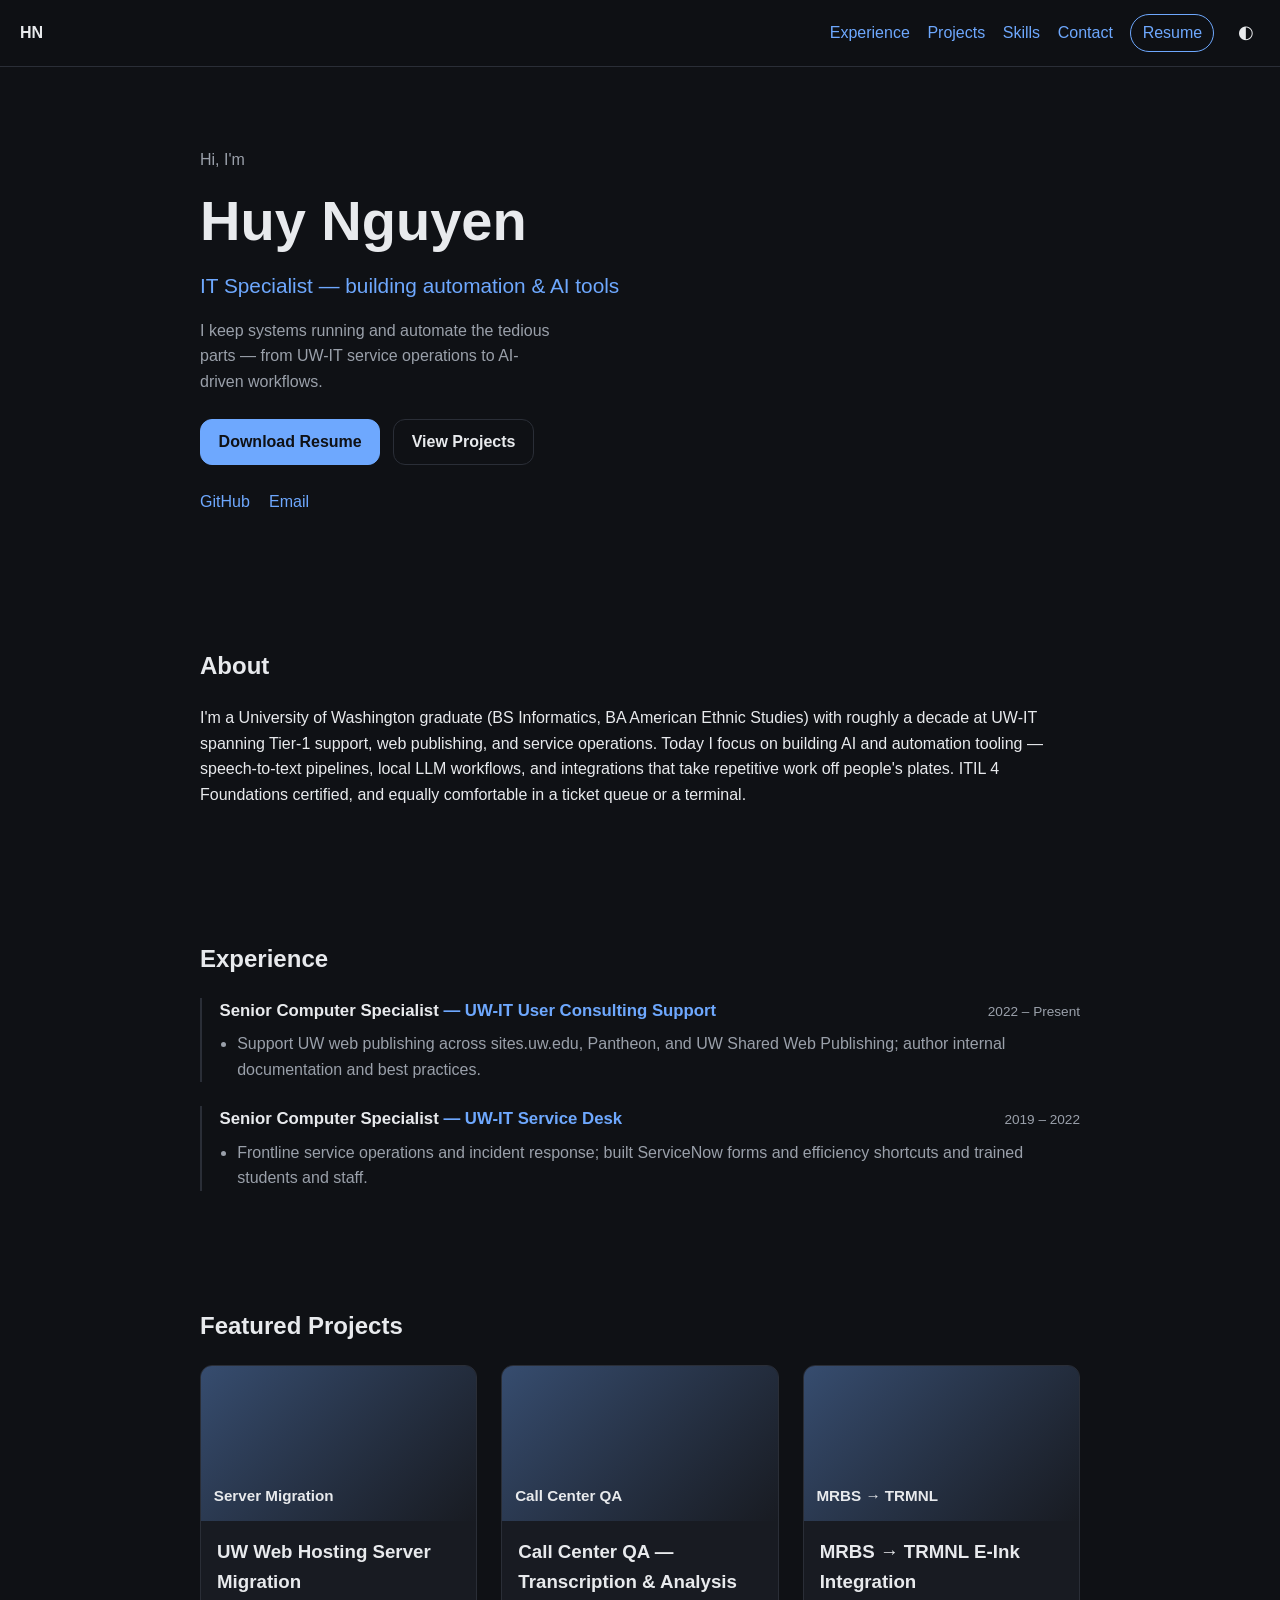
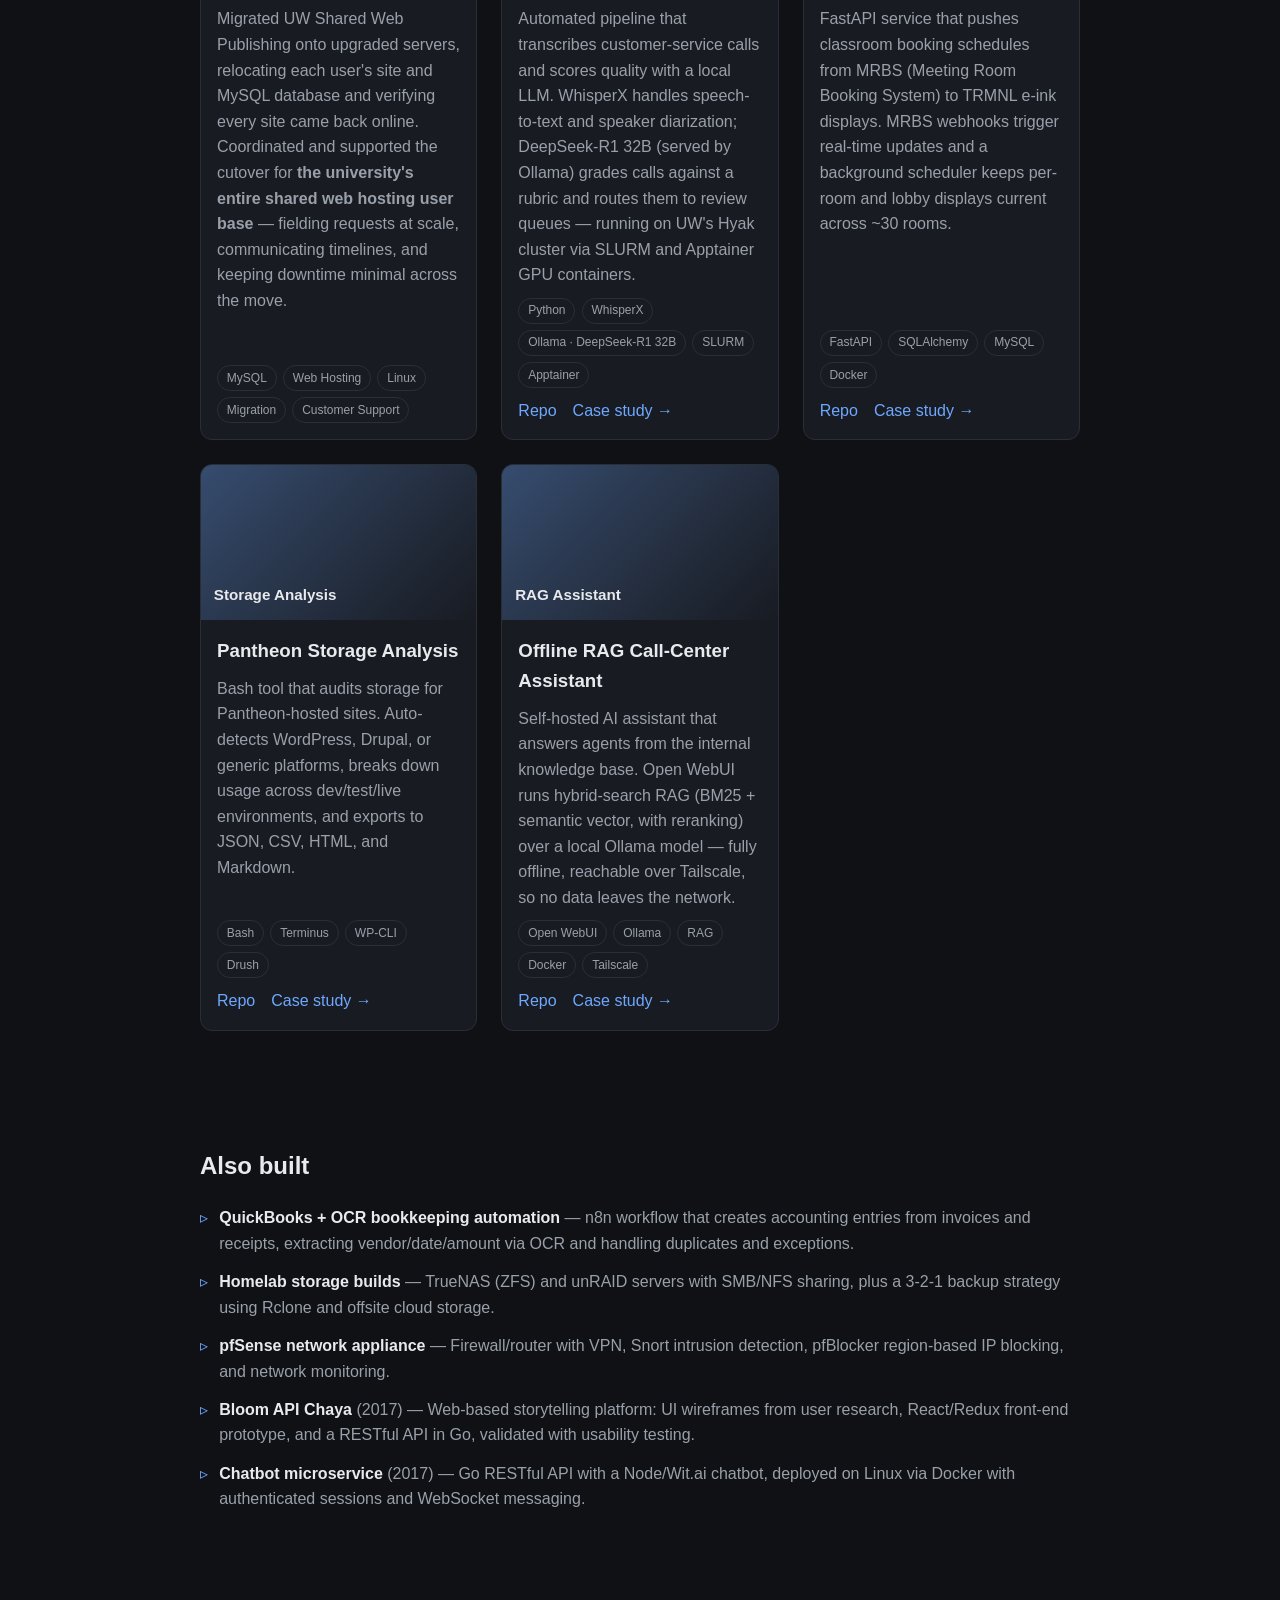
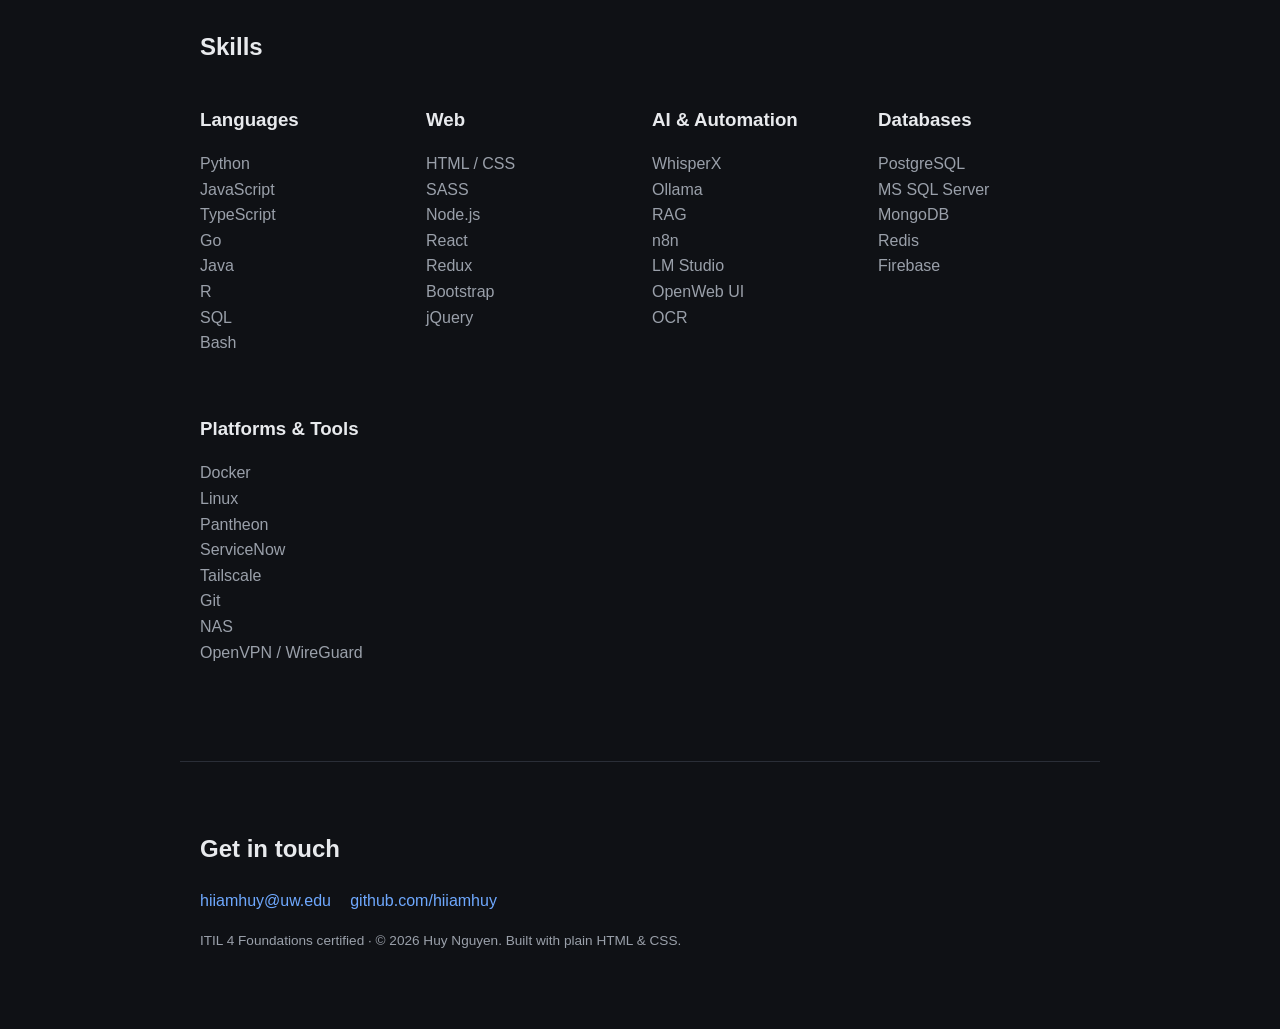
<file: index.html>
<!DOCTYPE html>
<html lang="en" data-theme="dark">
<head>
  <meta charset="UTF-8" />
  <meta name="viewport" content="width=device-width, initial-scale=1.0" />
  <title>Huy Nguyen — IT Specialist</title>
  <meta name="description" content="Huy Nguyen — IT Specialist building automation &amp; AI tools. UW-IT service operations, web publishing, and AI/automation projects." />
  <link rel="icon" href="assets/favicon.svg" type="image/svg+xml" />
  <link rel="stylesheet" href="style.css" />
</head>
<body>
  <header class="nav">
    <a class="nav__brand" href="#top">HN</a>
    <nav class="nav__links">
      <a href="#experience">Experience</a>
      <a href="#projects">Projects</a>
      <a href="#skills">Skills</a>
      <a href="#contact">Contact</a>
      <a class="nav__resume" href="HuyNguyen-Ai-Builder.pdf" download>Resume</a>
      <button id="theme-toggle" class="nav__theme" aria-label="Toggle color theme">◐</button>
    </nav>
  </header>

  <main id="top">
    <!-- HERO -->
    <section class="hero">
      <p class="hero__eyebrow">Hi, I'm</p>
      <h1 class="hero__name">Huy Nguyen</h1>
      <p class="hero__title">IT Specialist — building automation &amp; AI tools</p>
      <p class="hero__tagline">I keep systems running and automate the tedious parts — from UW-IT service operations to AI-driven workflows.</p>
      <div class="hero__actions">
        <a class="btn btn--primary" href="HuyNguyen-Ai-Builder.pdf" download>Download Resume</a>
        <a class="btn" href="#projects">View Projects</a>
      </div>
      <ul class="hero__links">
        <li><a href="https://github.com/hiiamhuy">GitHub</a></li>
        <li><a href="mailto:hiiamhuy@uw.edu">Email</a></li>
      </ul>
    </section>

    <!-- ABOUT -->
    <section class="about" id="about">
      <h2 class="section__title">About</h2>
      <p>
        I'm a University of Washington graduate (BS Informatics, BA American Ethnic
        Studies) with roughly a decade at UW-IT spanning Tier-1 support, web
        publishing, and service operations. Today I focus on building AI and
        automation tooling — speech-to-text pipelines, local LLM workflows, and
        integrations that take repetitive work off people's plates. ITIL 4
        Foundations certified, and equally comfortable in a ticket queue or a
        terminal.
      </p>
    </section>

    <!-- EXPERIENCE -->
    <section class="experience" id="experience">
      <h2 class="section__title">Experience</h2>
      <div class="timeline">

        <article class="timeline__item">
          <div class="timeline__head">
            <h3 class="timeline__role">Senior Computer Specialist <span class="timeline__org">— UW-IT User Consulting Support</span></h3>
            <span class="timeline__dates">2022 – Present</span>
          </div>
          <ul class="timeline__points">
            <li>Support UW web publishing across sites.uw.edu, Pantheon, and UW Shared Web Publishing; author internal documentation and best practices.</li>
          </ul>
        </article>

        <article class="timeline__item">
          <div class="timeline__head">
            <h3 class="timeline__role">Senior Computer Specialist <span class="timeline__org">— UW-IT Service Desk</span></h3>
            <span class="timeline__dates">2019 – 2022</span>
          </div>
          <ul class="timeline__points">
            <li>Frontline service operations and incident response; built ServiceNow forms and efficiency shortcuts and trained students and staff.</li>
          </ul>
        </article>
      </div>
    </section>

    <!-- PROJECTS -->
    <section class="projects" id="projects">
      <h2 class="section__title">Featured Projects</h2>
      <div class="projects__grid">

        <article class="card">
          <div class="card__media" aria-hidden="true"><span>Server Migration</span></div>
          <div class="card__body">
            <h3 class="card__title">UW Web Hosting Server Migration</h3>
            <p class="card__desc">Migrated UW Shared Web Publishing onto upgraded servers, relocating each user's site and MySQL database and verifying every site came back online. Coordinated and supported the cutover for <strong>the university's entire shared web hosting user base</strong> — fielding requests at scale, communicating timelines, and keeping downtime minimal across the move.</p>
            <ul class="card__tags">
              <li>MySQL</li><li>Web Hosting</li><li>Linux</li><li>Migration</li><li>Customer Support</li>
            </ul>
          </div>
        </article>

        <article class="card">
          <div class="card__media" aria-hidden="true"><span>Call Center QA</span></div>
          <div class="card__body">
            <h3 class="card__title">Call Center QA — Transcription &amp; Analysis</h3>
            <p class="card__desc">Automated pipeline that transcribes customer-service calls and scores quality with a local LLM. WhisperX handles speech-to-text and speaker diarization; DeepSeek-R1 32B (served by Ollama) grades calls against a rubric and routes them to review queues — running on UW's Hyak cluster via SLURM and Apptainer GPU containers.</p>
            <ul class="card__tags">
              <li>Python</li><li>WhisperX</li><li>Ollama · DeepSeek-R1 32B</li><li>SLURM</li><li>Apptainer</li>
            </ul>
            <div class="card__links">
              <a href="https://github.com/hiiamhuy/uwitsc-call-analysis">Repo</a>
              <a href="projects/call-center-qa.html">Case study →</a>
            </div>
          </div>
        </article>

        <article class="card">
          <div class="card__media" aria-hidden="true"><span>MRBS → TRMNL</span></div>
          <div class="card__body">
            <h3 class="card__title">MRBS → TRMNL E-Ink Integration</h3>
            <p class="card__desc">FastAPI service that pushes classroom booking schedules from MRBS (Meeting Room Booking System) to TRMNL e-ink displays. MRBS webhooks trigger real-time updates and a background scheduler keeps per-room and lobby displays current across ~30 rooms.</p>
            <ul class="card__tags">
              <li>FastAPI</li><li>SQLAlchemy</li><li>MySQL</li><li>Docker</li>
            </ul>
            <div class="card__links">
              <a href="https://github.com/hiiamhuy/Yanko-MRBS-FASTAPI">Repo</a>
              <a href="projects/mrbs-trmnl.html">Case study →</a>
            </div>
          </div>
        </article>

        <article class="card">
          <div class="card__media" aria-hidden="true"><span>Storage Analysis</span></div>
          <div class="card__body">
            <h3 class="card__title">Pantheon Storage Analysis</h3>
            <p class="card__desc">Bash tool that audits storage for Pantheon-hosted sites. Auto-detects WordPress, Drupal, or generic platforms, breaks down usage across dev/test/live environments, and exports to JSON, CSV, HTML, and Markdown.</p>
            <ul class="card__tags">
              <li>Bash</li><li>Terminus</li><li>WP-CLI</li><li>Drush</li>
            </ul>
            <div class="card__links">
              <a href="https://github.com/hiiamhuy/storage-analysis">Repo</a>
              <a href="projects/pantheon-storage.html">Case study →</a>
            </div>
          </div>
        </article>

        <article class="card">
          <div class="card__media" aria-hidden="true"><span>RAG Assistant</span></div>
          <div class="card__body">
            <h3 class="card__title">Offline RAG Call-Center Assistant</h3>
            <p class="card__desc">Self-hosted AI assistant that answers agents from the internal knowledge base. Open WebUI runs hybrid-search RAG (BM25 + semantic vector, with reranking) over a local Ollama model — fully offline, reachable over Tailscale, so no data leaves the network.</p>
            <ul class="card__tags">
              <li>Open WebUI</li><li>Ollama</li><li>RAG</li><li>Docker</li><li>Tailscale</li>
            </ul>
            <div class="card__links">
              <a href="https://github.com/hiiamhuy/offline-rag-assistant">Repo</a>
              <a href="projects/openweb-ui.html">Case study →</a>
            </div>
          </div>
        </article>

      </div>
    </section>

    <!-- ALSO BUILT -->
    <section class="also" id="also">
      <h2 class="section__title">Also built</h2>
      <ul class="also__list">
        <li><strong>QuickBooks + OCR bookkeeping automation</strong> — n8n workflow that creates accounting entries from invoices and receipts, extracting vendor/date/amount via OCR and handling duplicates and exceptions.</li>
        <li><strong>Homelab storage builds</strong> — TrueNAS (ZFS) and unRAID servers with SMB/NFS sharing, plus a 3-2-1 backup strategy using Rclone and offsite cloud storage.</li>
        <li><strong>pfSense network appliance</strong> — Firewall/router with VPN, Snort intrusion detection, pfBlocker region-based IP blocking, and network monitoring.</li>
        <li><strong>Bloom API Chaya</strong> (2017) — Web-based storytelling platform: UI wireframes from user research, React/Redux front-end prototype, and a RESTful API in Go, validated with usability testing.</li>
        <li><strong>Chatbot microservice</strong> (2017) — Go RESTful API with a Node/Wit.ai chatbot, deployed on Linux via Docker with authenticated sessions and WebSocket messaging.</li>
      </ul>
    </section>

    <!-- SKILLS -->
    <section class="skills" id="skills">
      <h2 class="section__title">Skills</h2>
      <div class="skills__groups">
        <div class="skills__group">
          <h3>Languages</h3>
          <ul><li>Python</li><li>JavaScript</li><li>TypeScript</li><li>Go</li><li>Java</li><li>R</li><li>SQL</li><li>Bash</li></ul>
        </div>
        <div class="skills__group">
          <h3>Web</h3>
          <ul><li>HTML / CSS</li><li>SASS</li><li>Node.js</li><li>React</li><li>Redux</li><li>Bootstrap</li><li>jQuery</li></ul>
        </div>
        <div class="skills__group">
          <h3>AI &amp; Automation</h3>
          <ul><li>WhisperX</li><li>Ollama</li><li>RAG</li><li>n8n</li><li>LM Studio</li><li>OpenWeb UI</li><li>OCR</li></ul>
        </div>
        <div class="skills__group">
          <h3>Databases</h3>
          <ul><li>PostgreSQL</li><li>MS SQL Server</li><li>MongoDB</li><li>Redis</li><li>Firebase</li></ul>
        </div>
        <div class="skills__group">
          <h3>Platforms &amp; Tools</h3>
          <ul><li>Docker</li><li>Linux</li><li>Pantheon</li><li>ServiceNow</li><li>Tailscale</li><li>Git</li><li>NAS</li><li>OpenVPN / WireGuard</li></ul>
        </div>
      </div>
    </section>
  </main>

  <footer class="footer" id="contact">
    <h2 class="section__title">Get in touch</h2>
    <ul class="footer__links">
      <li><a href="mailto:hiiamhuy@uw.edu">hiiamhuy@uw.edu</a></li>
      <li><a href="https://github.com/hiiamhuy">github.com/hiiamhuy</a></li>
    </ul>
    <p class="footer__note">ITIL 4 Foundations certified · © 2026 Huy Nguyen. Built with plain HTML &amp; CSS.</p>
  </footer>

  <script src="main.js"></script>
</body>
</html>
</file>
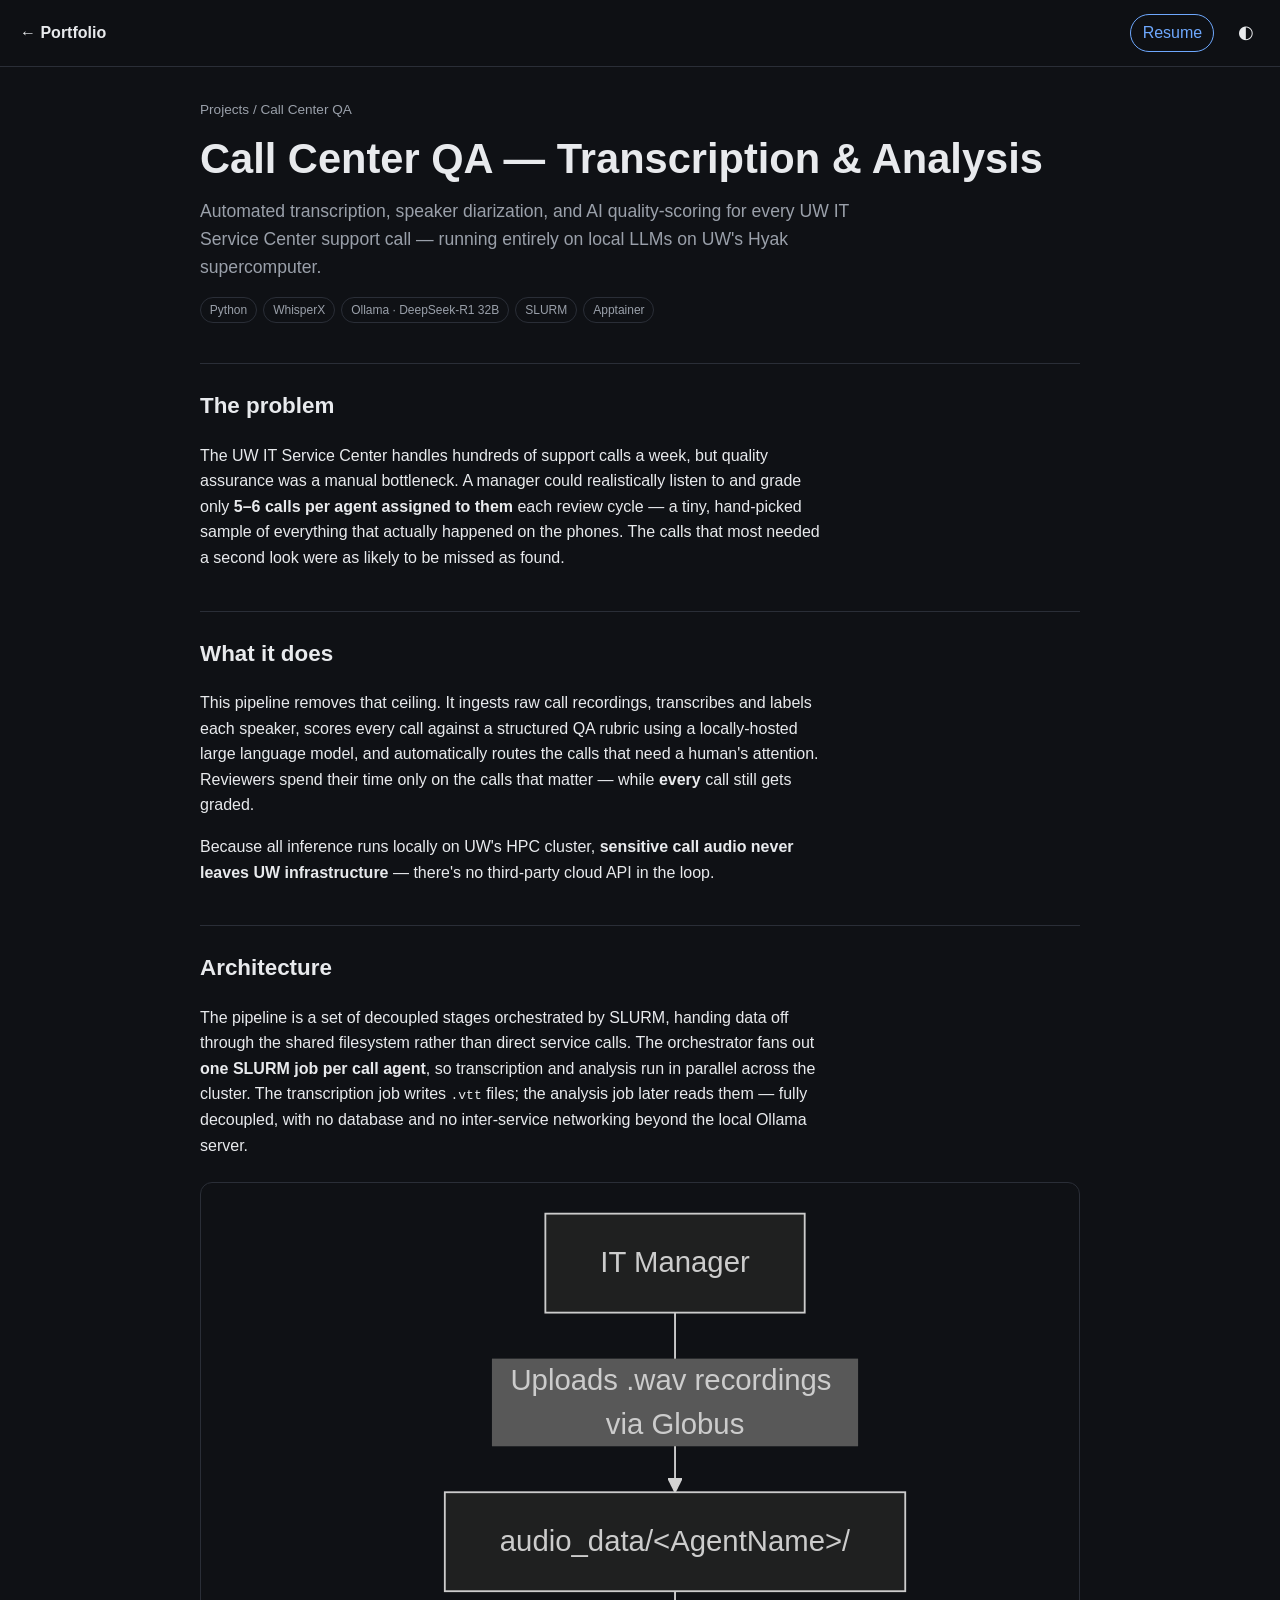
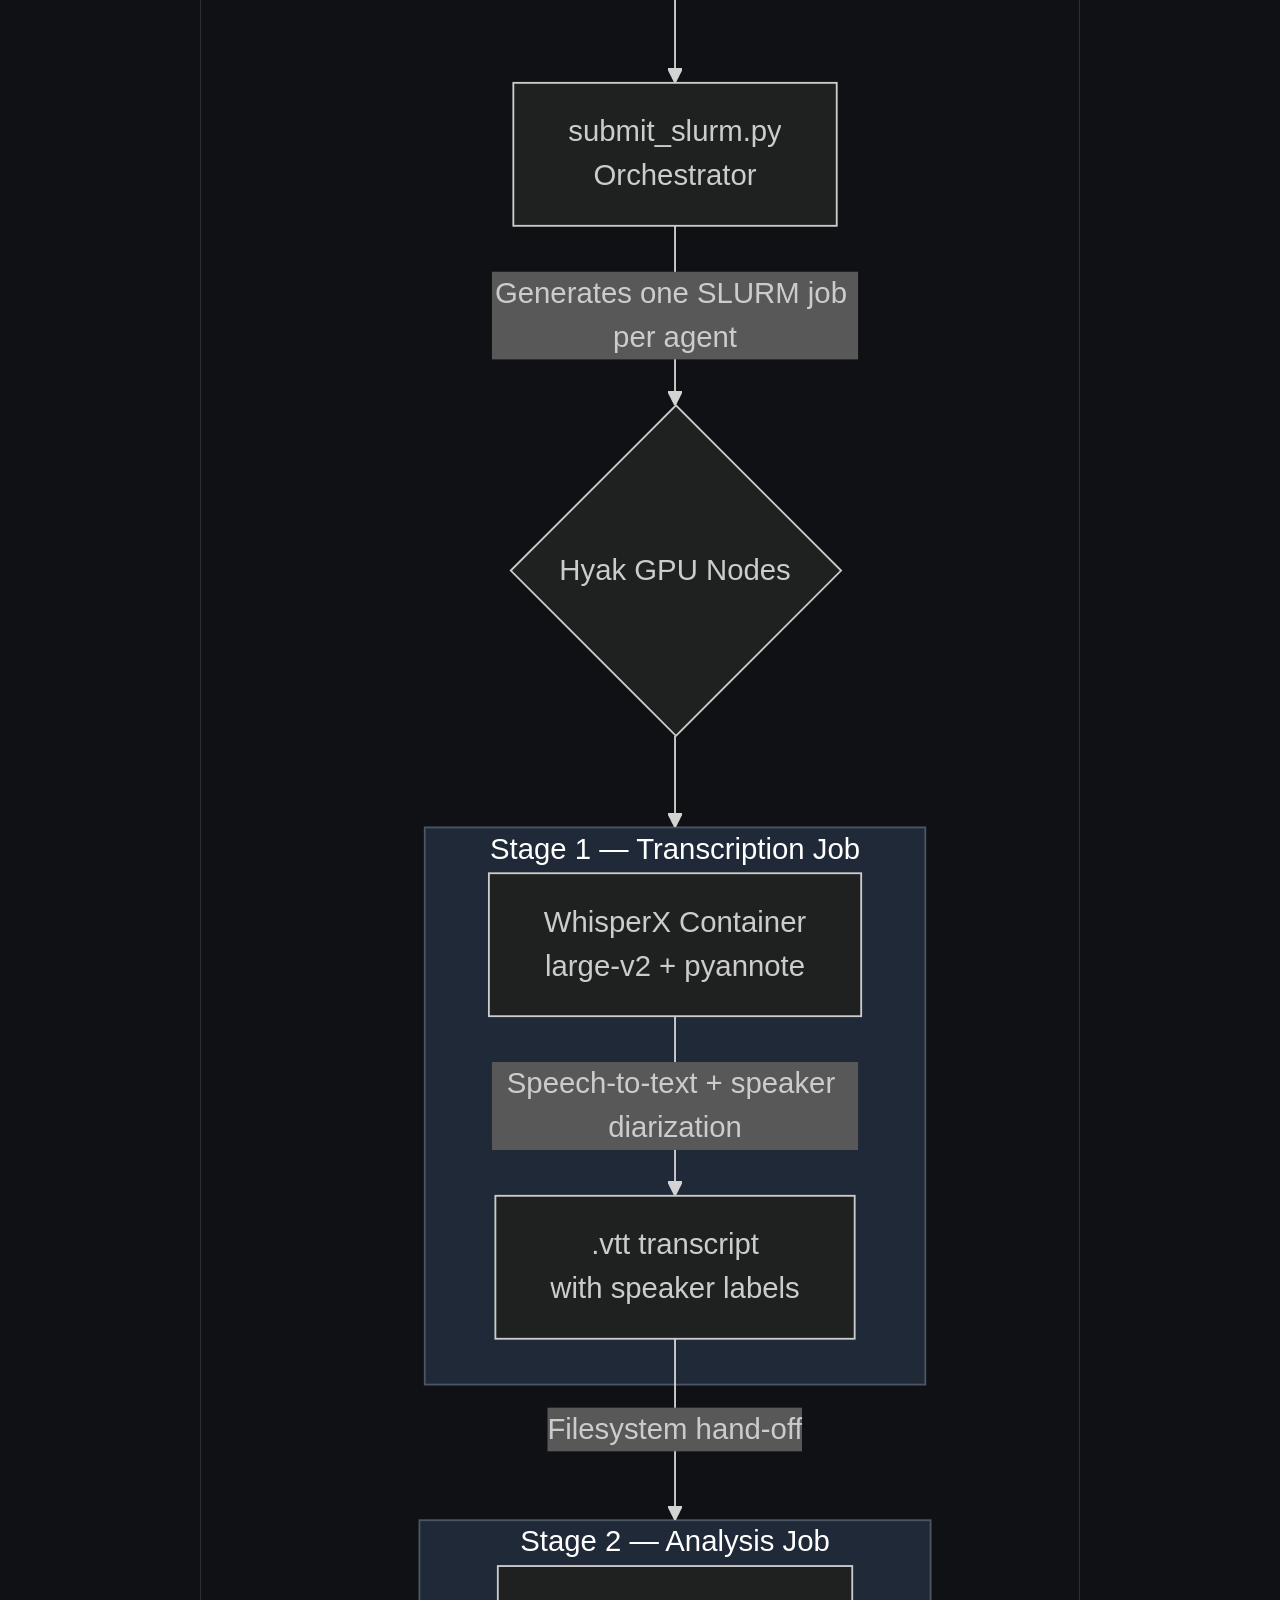
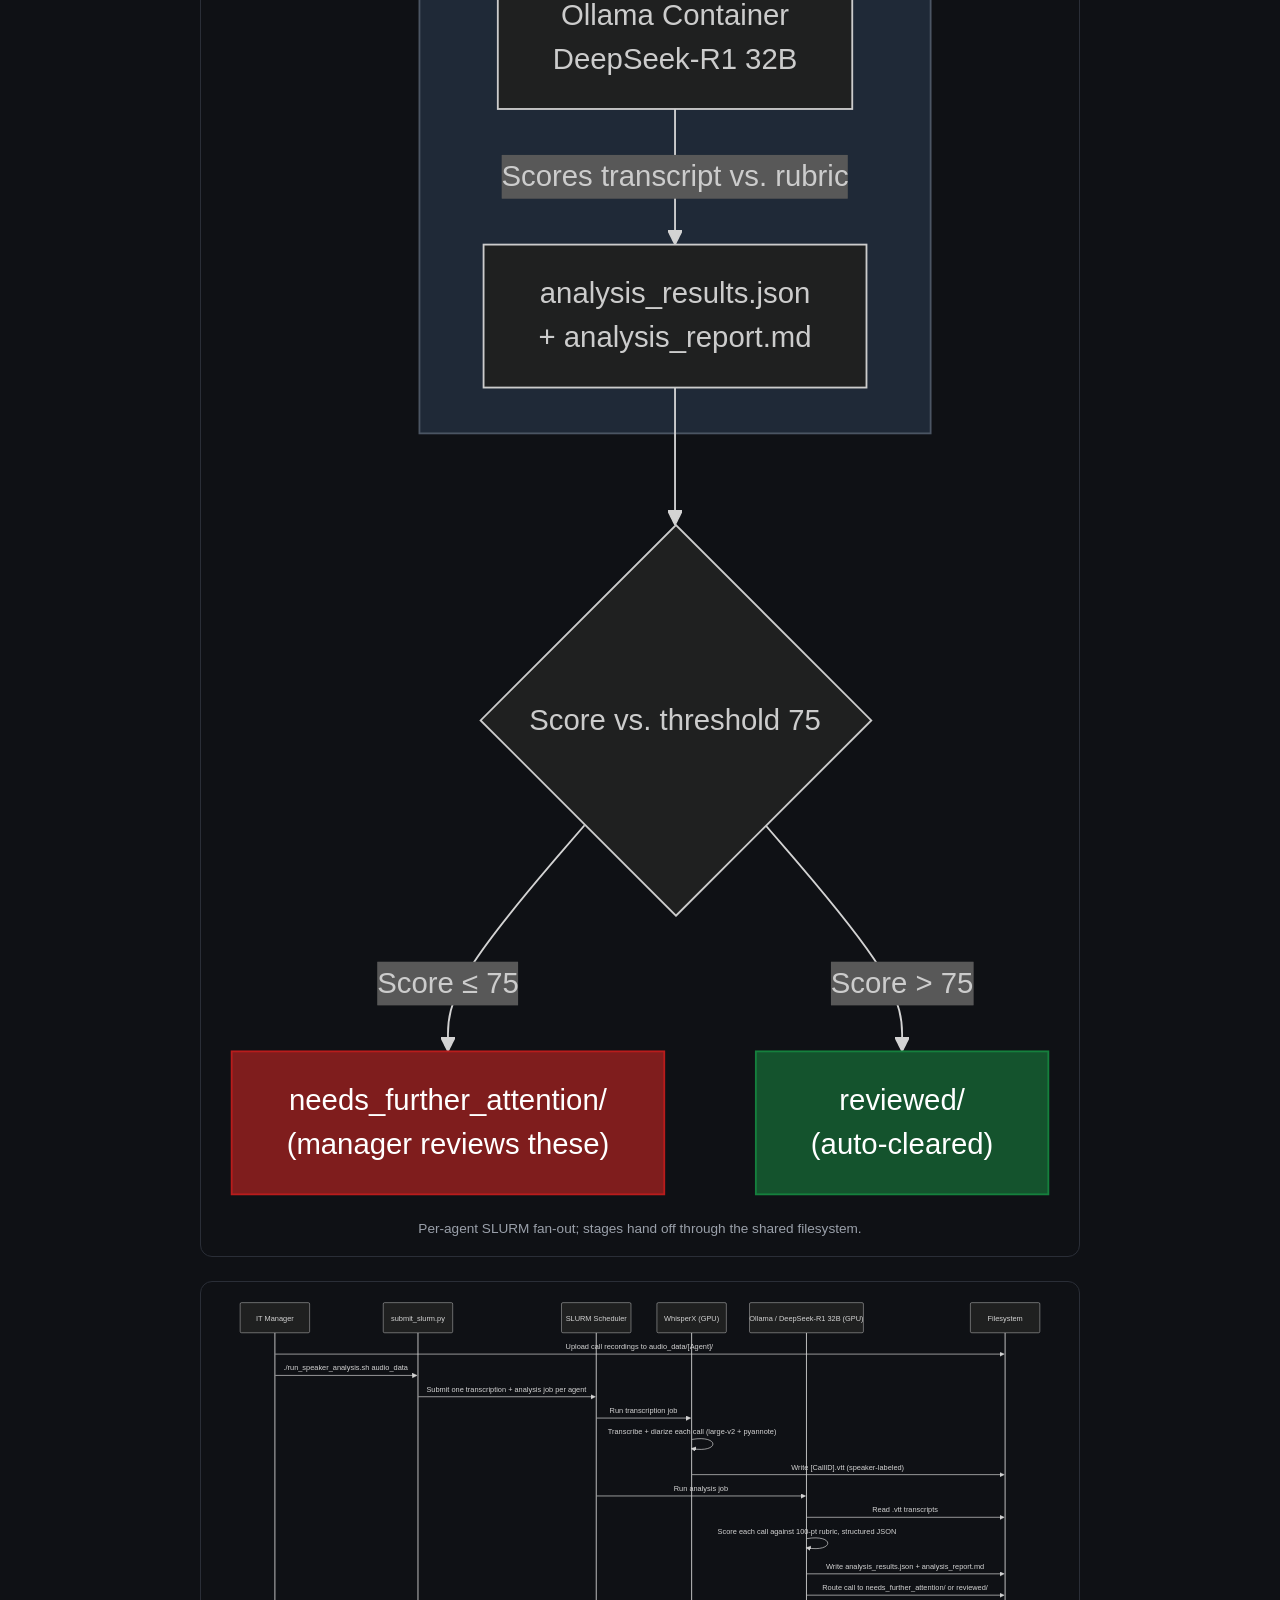
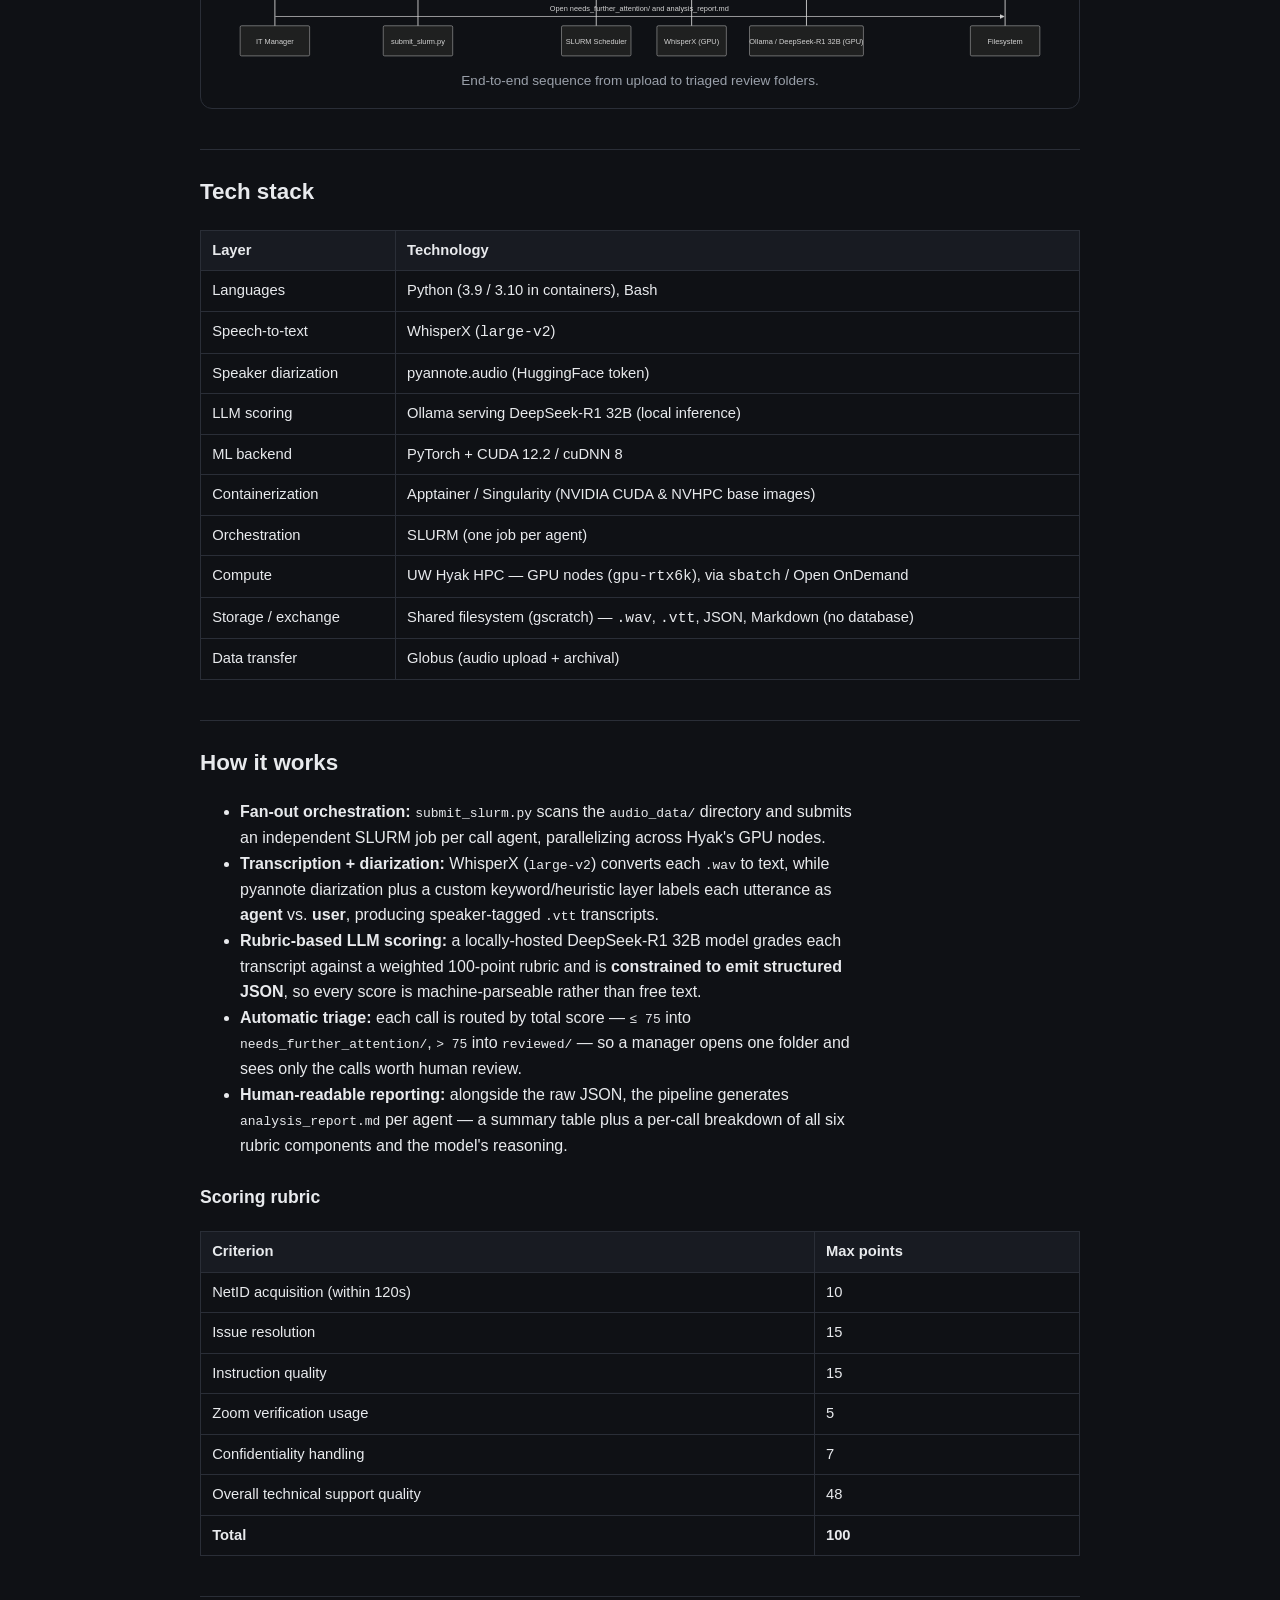
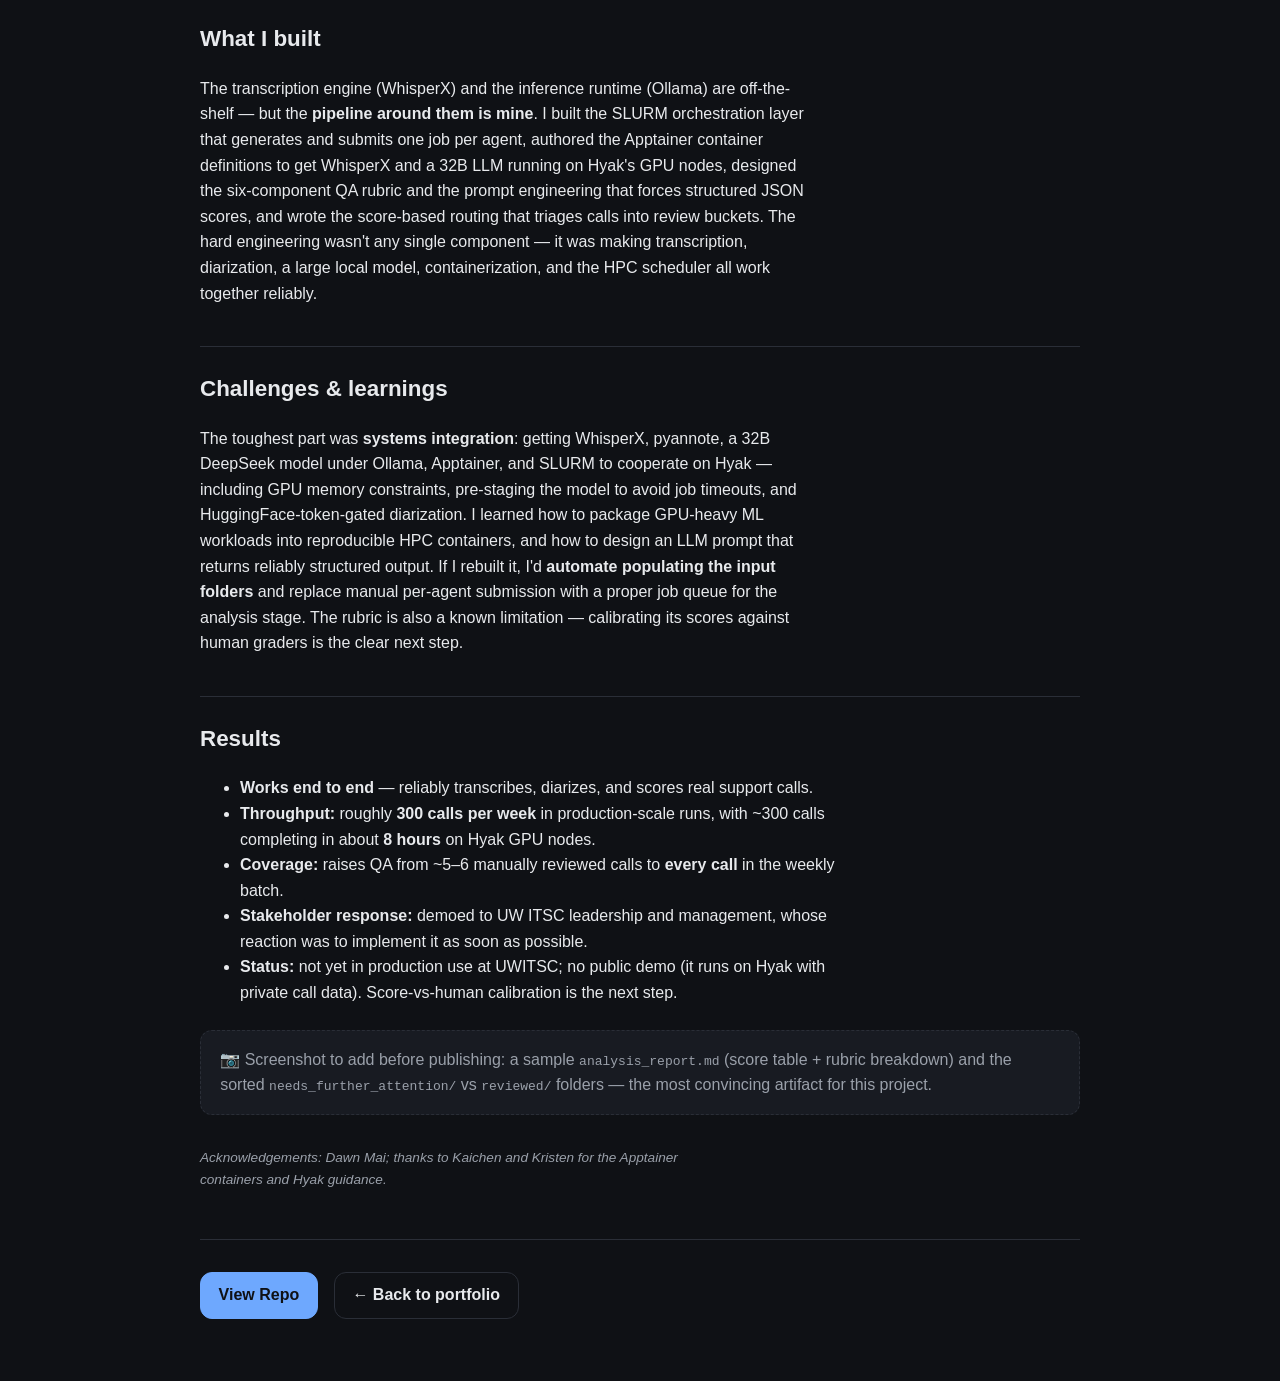
<file: projects/call-center-qa.html>
<!DOCTYPE html>
<html lang="en" data-theme="dark">
<head>
  <meta charset="UTF-8" />
  <meta name="viewport" content="width=device-width, initial-scale=1.0" />
  <title>Call Center QA — Transcription &amp; Analysis — Huy Nguyen</title>
  <meta name="description" content="Automated transcription, speaker diarization, and AI quality-scoring for every UW IT Service Center support call, running on local LLMs on UW's Hyak supercomputer." />
  <link rel="icon" href="../assets/favicon.svg" type="image/svg+xml" />
  <link rel="stylesheet" href="../style.css" />
</head>
<body>
  <header class="nav subnav">
    <a class="nav__brand" href="../index.html#projects">← Portfolio</a>
    <nav class="nav__links">
      <a class="nav__resume" href="../HuyNguyen-Ai-Builder.pdf" download>Resume</a>
      <button id="theme-toggle" class="nav__theme" aria-label="Toggle color theme">◐</button>
    </nav>
  </header>

  <main id="top" class="case">
    <p class="case__eyebrow"><a href="../index.html#projects">Projects</a> / Call Center QA</p>
    <h1>Call Center QA — Transcription &amp; Analysis</h1>
    <p class="case__subtitle">Automated transcription, speaker diarization, and AI quality-scoring for every UW IT Service Center support call — running entirely on local LLMs on UW's Hyak supercomputer.</p>
    <ul class="card__tags case__tags">
      <li>Python</li><li>WhisperX</li><li>Ollama · DeepSeek-R1 32B</li><li>SLURM</li><li>Apptainer</li>
    </ul>

    <h2>The problem</h2>
    <p>
      The UW IT Service Center handles hundreds of support calls a week, but quality
      assurance was a manual bottleneck. A manager could realistically listen to and
      grade only <strong>5–6 calls per agent assigned to them</strong> each review
      cycle — a tiny, hand-picked sample of everything that actually happened on the
      phones. The calls that most needed a second look were as likely to be missed as
      found.
    </p>

    <h2>What it does</h2>
    <p>
      This pipeline removes that ceiling. It ingests raw call recordings, transcribes
      and labels each speaker, scores every call against a structured QA rubric using
      a locally-hosted large language model, and automatically routes the calls that
      need a human's attention. Reviewers spend their time only on the calls that
      matter — while <strong>every</strong> call still gets graded.
    </p>
    <p>
      Because all inference runs locally on UW's HPC cluster,
      <strong>sensitive call audio never leaves UW infrastructure</strong> — there's
      no third-party cloud API in the loop.
    </p>

    <h2>Architecture</h2>
    <p>
      The pipeline is a set of decoupled stages orchestrated by SLURM, handing data
      off through the shared filesystem rather than direct service calls. The
      orchestrator fans out <strong>one SLURM job per call agent</strong>, so
      transcription and analysis run in parallel across the cluster. The transcription
      job writes <code>.vtt</code> files; the analysis job later reads them — fully
      decoupled, with no database and no inter-service networking beyond the local
      Ollama server.
    </p>
    <figure class="diagram">
      <img src="diagrams/call-pipeline.svg" alt="Pipeline: recordings uploaded via Globus to per-agent folders, a SLURM orchestrator fans out one job per agent, WhisperX transcribes and diarizes, Ollama running DeepSeek-R1 32B scores against a rubric, and calls are routed by score into needs_further_attention or reviewed folders." />
      <figcaption>Per-agent SLURM fan-out; stages hand off through the shared filesystem.</figcaption>
    </figure>
    <figure class="diagram">
      <img src="diagrams/call-sequence.svg" alt="Sequence: the manager uploads recordings and runs the pipeline; SLURM runs the transcription job (WhisperX writes speaker-labeled VTT) then the analysis job (DeepSeek-R1 scores each transcript to JSON and routes it); the manager opens the flagged folder and report." />
      <figcaption>End-to-end sequence from upload to triaged review folders.</figcaption>
    </figure>

    <h2>Tech stack</h2>
    <table>
      <thead><tr><th>Layer</th><th>Technology</th></tr></thead>
      <tbody>
        <tr><td>Languages</td><td>Python (3.9 / 3.10 in containers), Bash</td></tr>
        <tr><td>Speech-to-text</td><td>WhisperX (<code>large-v2</code>)</td></tr>
        <tr><td>Speaker diarization</td><td>pyannote.audio (HuggingFace token)</td></tr>
        <tr><td>LLM scoring</td><td>Ollama serving DeepSeek-R1 32B (local inference)</td></tr>
        <tr><td>ML backend</td><td>PyTorch + CUDA 12.2 / cuDNN 8</td></tr>
        <tr><td>Containerization</td><td>Apptainer / Singularity (NVIDIA CUDA &amp; NVHPC base images)</td></tr>
        <tr><td>Orchestration</td><td>SLURM (one job per agent)</td></tr>
        <tr><td>Compute</td><td>UW Hyak HPC — GPU nodes (<code>gpu-rtx6k</code>), via <code>sbatch</code> / Open OnDemand</td></tr>
        <tr><td>Storage / exchange</td><td>Shared filesystem (gscratch) — <code>.wav</code>, <code>.vtt</code>, JSON, Markdown (no database)</td></tr>
        <tr><td>Data transfer</td><td>Globus (audio upload + archival)</td></tr>
      </tbody>
    </table>

    <h2>How it works</h2>
    <ul>
      <li><strong>Fan-out orchestration:</strong> <code>submit_slurm.py</code> scans the <code>audio_data/</code> directory and submits an independent SLURM job per call agent, parallelizing across Hyak's GPU nodes.</li>
      <li><strong>Transcription + diarization:</strong> WhisperX (<code>large-v2</code>) converts each <code>.wav</code> to text, while pyannote diarization plus a custom keyword/heuristic layer labels each utterance as <strong>agent</strong> vs. <strong>user</strong>, producing speaker-tagged <code>.vtt</code> transcripts.</li>
      <li><strong>Rubric-based LLM scoring:</strong> a locally-hosted DeepSeek-R1 32B model grades each transcript against a weighted 100-point rubric and is <strong>constrained to emit structured JSON</strong>, so every score is machine-parseable rather than free text.</li>
      <li><strong>Automatic triage:</strong> each call is routed by total score — <code>≤ 75</code> into <code>needs_further_attention/</code>, <code>&gt; 75</code> into <code>reviewed/</code> — so a manager opens one folder and sees only the calls worth human review.</li>
      <li><strong>Human-readable reporting:</strong> alongside the raw JSON, the pipeline generates <code>analysis_report.md</code> per agent — a summary table plus a per-call breakdown of all six rubric components and the model's reasoning.</li>
    </ul>

    <h3>Scoring rubric</h3>
    <table>
      <thead><tr><th>Criterion</th><th>Max points</th></tr></thead>
      <tbody>
        <tr><td>NetID acquisition (within 120s)</td><td>10</td></tr>
        <tr><td>Issue resolution</td><td>15</td></tr>
        <tr><td>Instruction quality</td><td>15</td></tr>
        <tr><td>Zoom verification usage</td><td>5</td></tr>
        <tr><td>Confidentiality handling</td><td>7</td></tr>
        <tr><td>Overall technical support quality</td><td>48</td></tr>
        <tr><td><strong>Total</strong></td><td><strong>100</strong></td></tr>
      </tbody>
    </table>

    <h2>What I built</h2>
    <p>
      The transcription engine (WhisperX) and the inference runtime (Ollama) are
      off-the-shelf — but the <strong>pipeline around them is mine</strong>. I built
      the SLURM orchestration layer that generates and submits one job per agent,
      authored the Apptainer container definitions to get WhisperX and a 32B LLM
      running on Hyak's GPU nodes, designed the six-component QA rubric and the prompt
      engineering that forces structured JSON scores, and wrote the score-based routing
      that triages calls into review buckets. The hard engineering wasn't any single
      component — it was making transcription, diarization, a large local model,
      containerization, and the HPC scheduler all work together reliably.
    </p>

    <h2>Challenges &amp; learnings</h2>
    <p>
      The toughest part was <strong>systems integration</strong>: getting WhisperX,
      pyannote, a 32B DeepSeek model under Ollama, Apptainer, and SLURM to cooperate on
      Hyak — including GPU memory constraints, pre-staging the model to avoid job
      timeouts, and HuggingFace-token-gated diarization. I learned how to package
      GPU-heavy ML workloads into reproducible HPC containers, and how to design an LLM
      prompt that returns reliably structured output. If I rebuilt it, I'd
      <strong>automate populating the input folders</strong> and replace manual
      per-agent submission with a proper job queue for the analysis stage. The rubric
      is also a known limitation — calibrating its scores against human graders is the
      clear next step.
    </p>

    <h2>Results</h2>
    <ul>
      <li><strong>Works end to end</strong> — reliably transcribes, diarizes, and scores real support calls.</li>
      <li><strong>Throughput:</strong> roughly <strong>300 calls per week</strong> in production-scale runs, with ~300 calls completing in about <strong>8 hours</strong> on Hyak GPU nodes.</li>
      <li><strong>Coverage:</strong> raises QA from ~5–6 manually reviewed calls to <strong>every call</strong> in the weekly batch.</li>
      <li><strong>Stakeholder response:</strong> demoed to UW ITSC leadership and management, whose reaction was to implement it as soon as possible.</li>
      <li><strong>Status:</strong> not yet in production use at UWITSC; no public demo (it runs on Hyak with private call data). Score-vs-human calibration is the next step.</li>
    </ul>

    <div class="case__placeholder">📷 Screenshot to add before publishing: a sample <code>analysis_report.md</code> (score table + rubric breakdown) and the sorted <code>needs_further_attention/</code> vs <code>reviewed/</code> folders — the most convincing artifact for this project.</div>

    <p class="case__ack">Acknowledgements: Dawn Mai; thanks to Kaichen and Kristen for the Apptainer containers and Hyak guidance.</p>

    <footer class="case__foot">
      <a class="btn btn--primary" href="https://github.com/hiiamhuy/uwitsc-call-analysis">View Repo</a>
      <a class="btn" href="../index.html#projects">← Back to portfolio</a>
    </footer>
  </main>

  <script src="../main.js"></script>
</body>
</html>
</file>
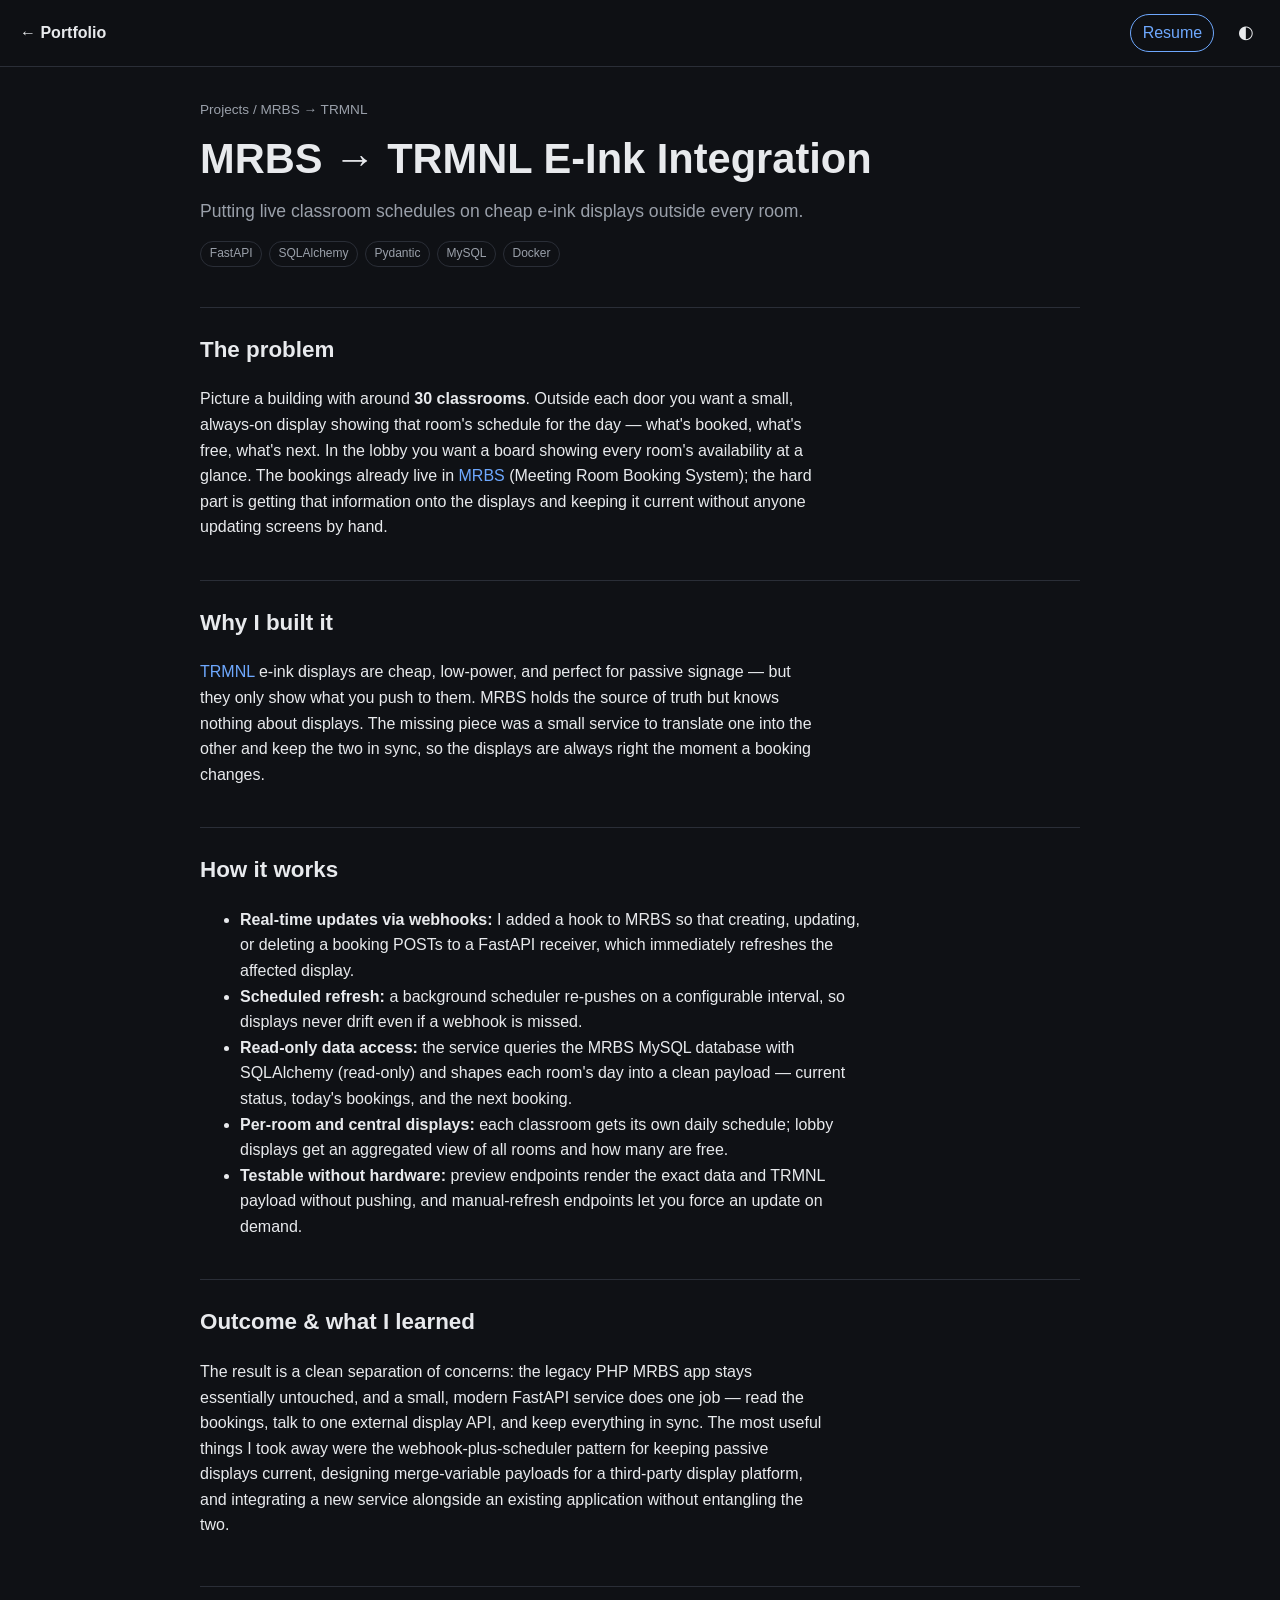
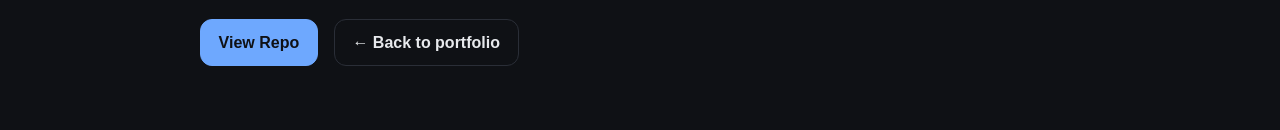
<file: projects/mrbs-trmnl.html>
<!DOCTYPE html>
<html lang="en" data-theme="dark">
<head>
  <meta charset="UTF-8" />
  <meta name="viewport" content="width=device-width, initial-scale=1.0" />
  <title>MRBS → TRMNL E-Ink Integration — Huy Nguyen</title>
  <meta name="description" content="A FastAPI service that puts live classroom booking schedules on e-ink displays outside every room." />
  <link rel="icon" href="../assets/favicon.svg" type="image/svg+xml" />
  <link rel="stylesheet" href="../style.css" />
</head>
<body>
  <header class="nav subnav">
    <a class="nav__brand" href="../index.html#projects">← Portfolio</a>
    <nav class="nav__links">
      <a class="nav__resume" href="../HuyNguyen-Ai-Builder.pdf" download>Resume</a>
      <button id="theme-toggle" class="nav__theme" aria-label="Toggle color theme">◐</button>
    </nav>
  </header>

  <main id="top" class="case">
    <p class="case__eyebrow"><a href="../index.html#projects">Projects</a> / MRBS → TRMNL</p>
    <h1>MRBS → TRMNL E-Ink Integration</h1>
    <p class="case__subtitle">Putting live classroom schedules on cheap e-ink displays outside every room.</p>
    <ul class="card__tags case__tags">
      <li>FastAPI</li><li>SQLAlchemy</li><li>Pydantic</li><li>MySQL</li><li>Docker</li>
    </ul>

    <h2>The problem</h2>
    <p>
      Picture a building with around <strong>30 classrooms</strong>. Outside each door
      you want a small, always-on display showing that room's schedule for the day —
      what's booked, what's free, what's next. In the lobby you want a board showing
      every room's availability at a glance. The bookings already live in
      <a href="https://mrbs.sourceforge.io/">MRBS</a> (Meeting Room Booking System);
      the hard part is getting that information onto the displays and keeping it
      current without anyone updating screens by hand.
    </p>

    <h2>Why I built it</h2>
    <p>
      <a href="https://usetrmnl.com/">TRMNL</a> e-ink displays are cheap, low-power,
      and perfect for passive signage — but they only show what you push to them. MRBS
      holds the source of truth but knows nothing about displays. The missing piece was
      a small service to translate one into the other and keep the two in sync, so the
      displays are always right the moment a booking changes.
    </p>

    <h2>How it works</h2>
    <ul>
      <li><strong>Real-time updates via webhooks:</strong> I added a hook to MRBS so that creating, updating, or deleting a booking POSTs to a FastAPI receiver, which immediately refreshes the affected display.</li>
      <li><strong>Scheduled refresh:</strong> a background scheduler re-pushes on a configurable interval, so displays never drift even if a webhook is missed.</li>
      <li><strong>Read-only data access:</strong> the service queries the MRBS MySQL database with SQLAlchemy (read-only) and shapes each room's day into a clean payload — current status, today's bookings, and the next booking.</li>
      <li><strong>Per-room and central displays:</strong> each classroom gets its own daily schedule; lobby displays get an aggregated view of all rooms and how many are free.</li>
      <li><strong>Testable without hardware:</strong> preview endpoints render the exact data and TRMNL payload without pushing, and manual-refresh endpoints let you force an update on demand.</li>
    </ul>

    <h2>Outcome &amp; what I learned</h2>
    <p>
      The result is a clean separation of concerns: the legacy PHP MRBS app stays
      essentially untouched, and a small, modern FastAPI service does one job — read
      the bookings, talk to one external display API, and keep everything in sync. The
      most useful things I took away were the webhook-plus-scheduler pattern for
      keeping passive displays current, designing merge-variable payloads for a
      third-party display platform, and integrating a new service alongside an existing
      application without entangling the two.
    </p>

    <footer class="case__foot">
      <a class="btn btn--primary" href="https://github.com/hiiamhuy/Yanko-MRBS-FASTAPI">View Repo</a>
      <a class="btn" href="../index.html#projects">← Back to portfolio</a>
    </footer>
  </main>

  <script src="../main.js"></script>
</body>
</html>
</file>
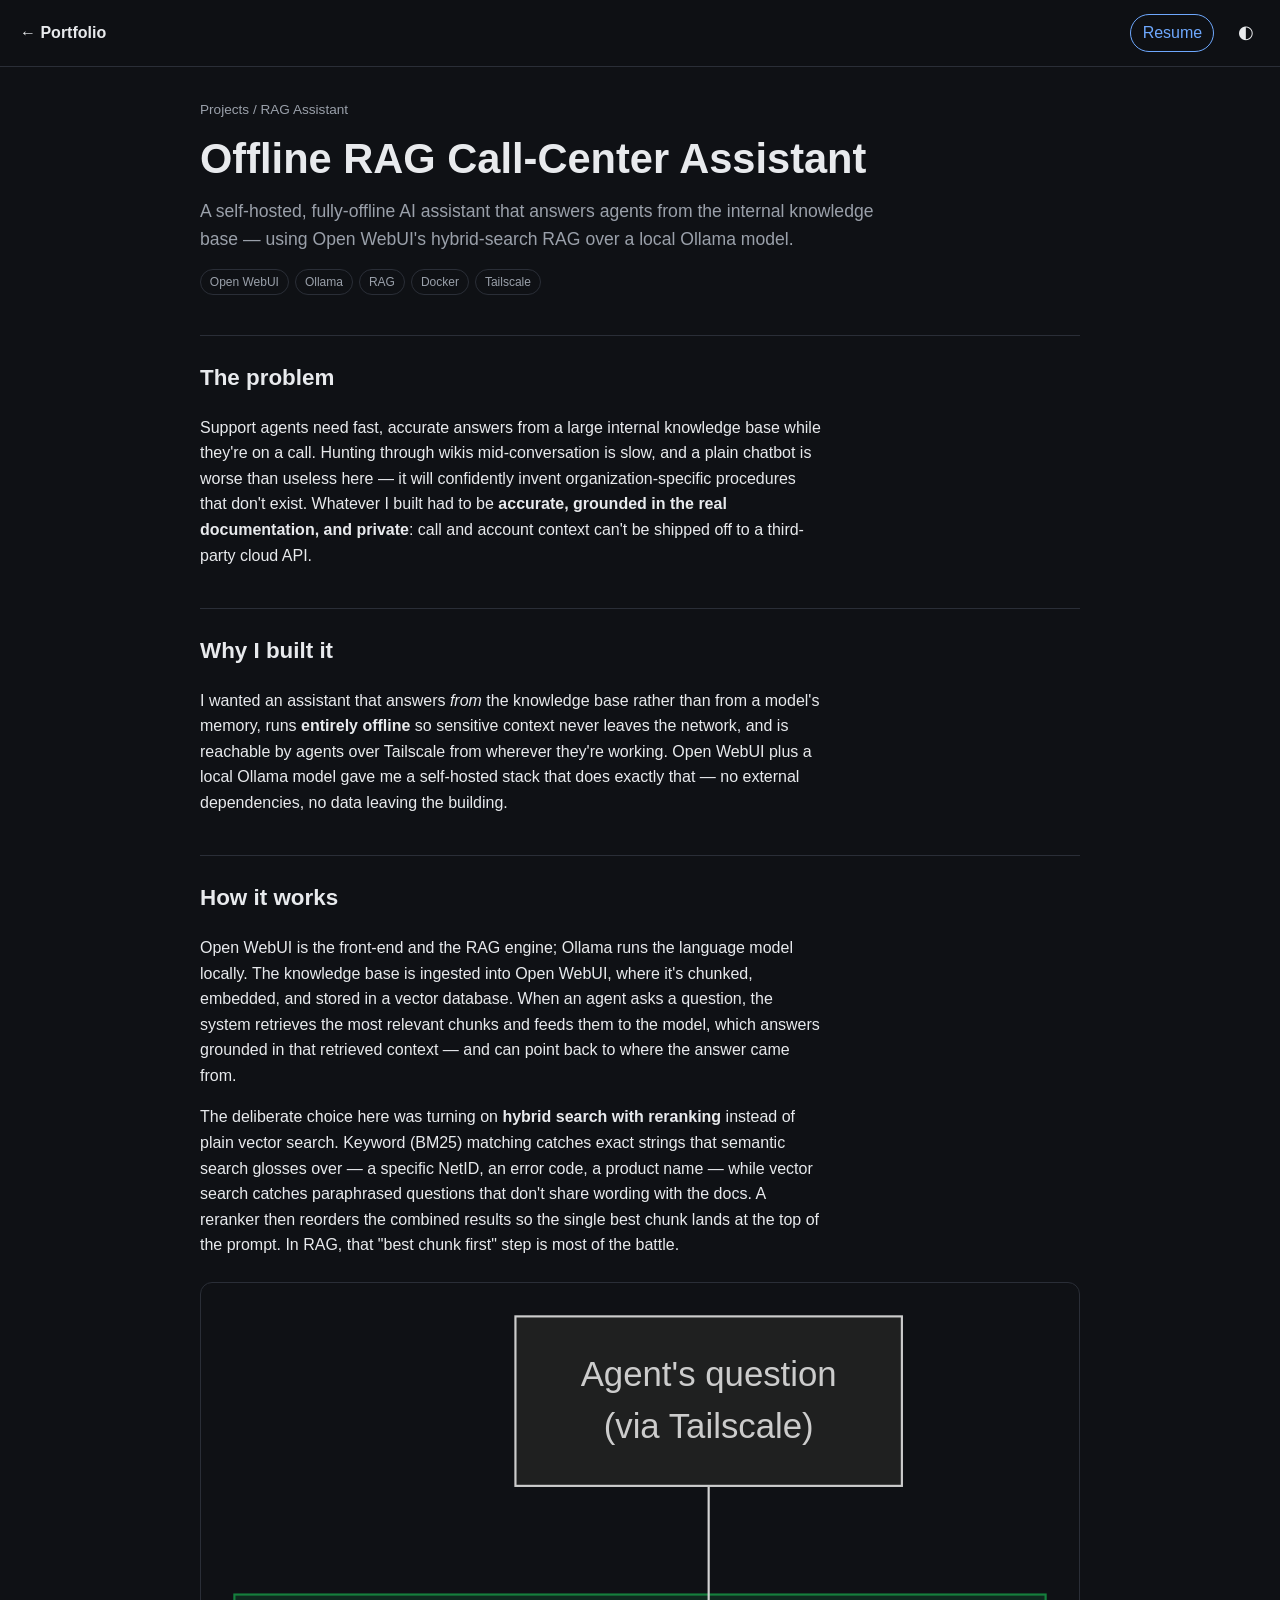
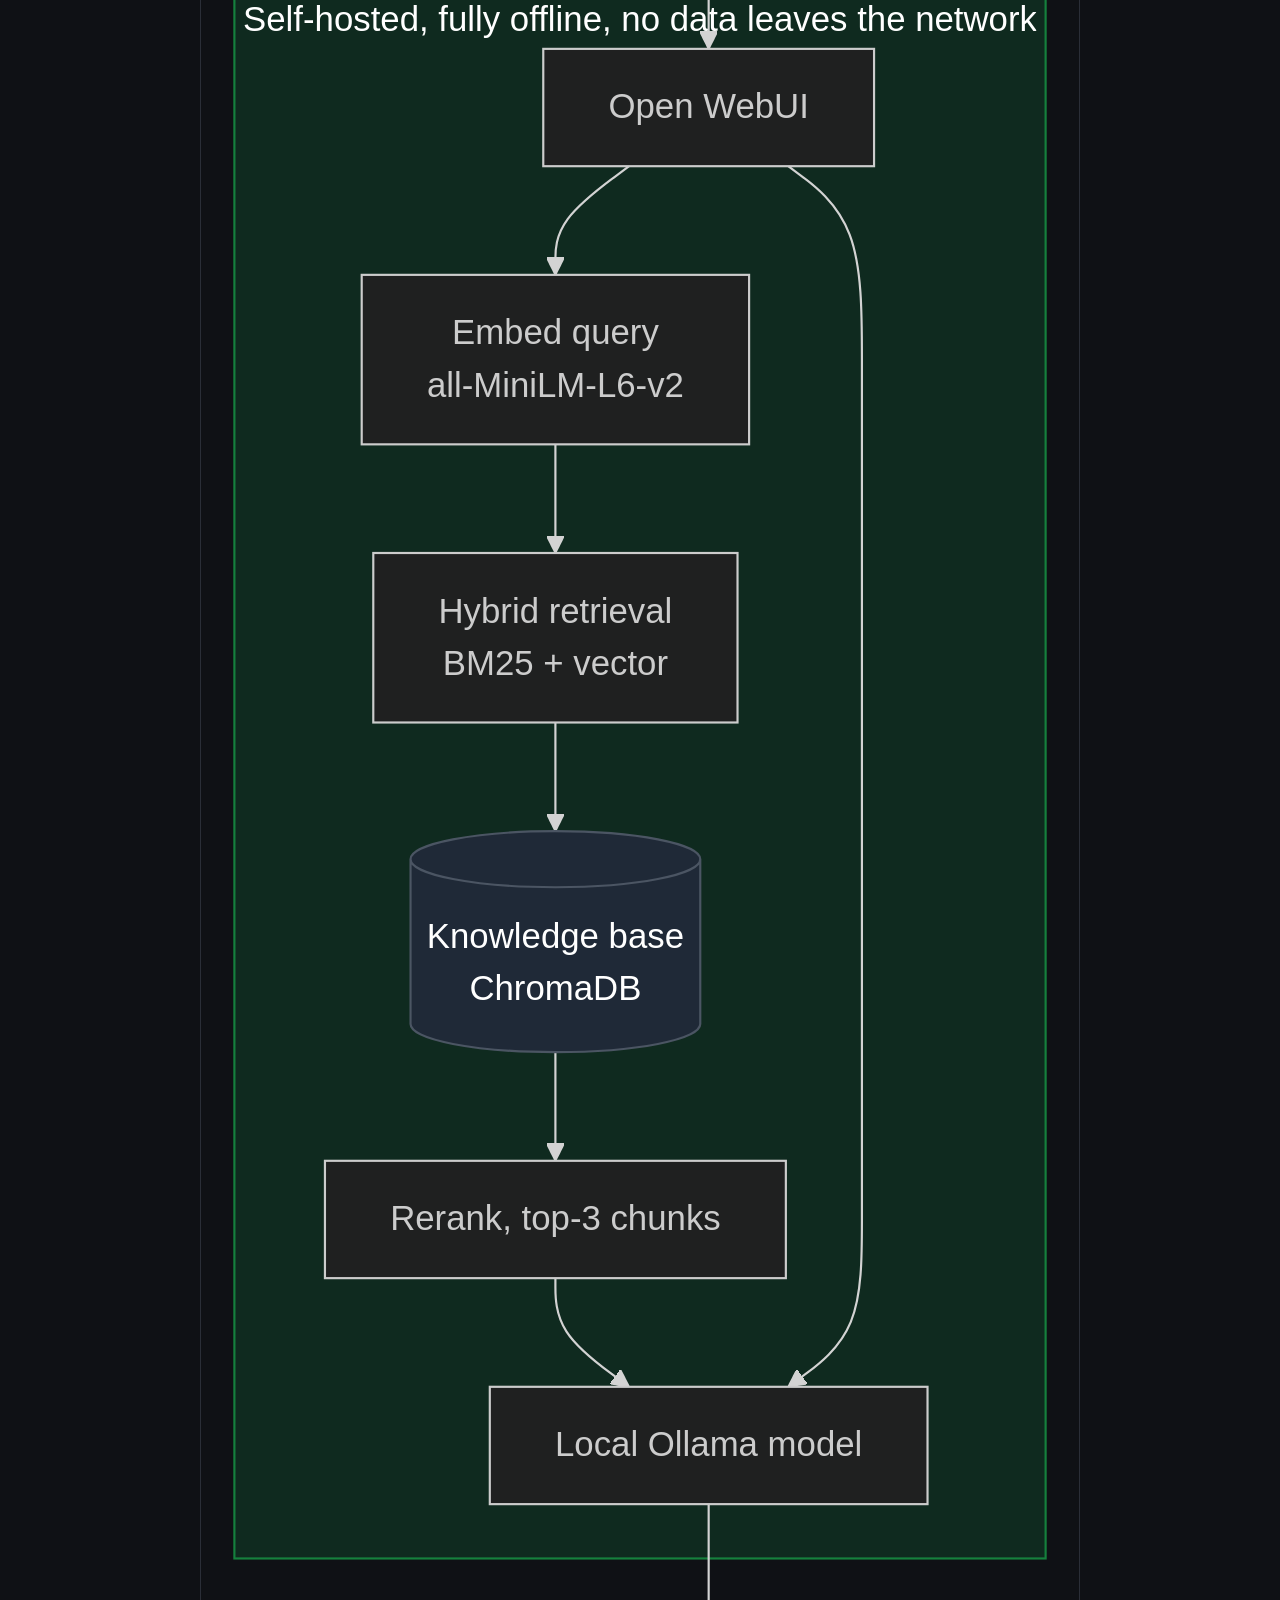
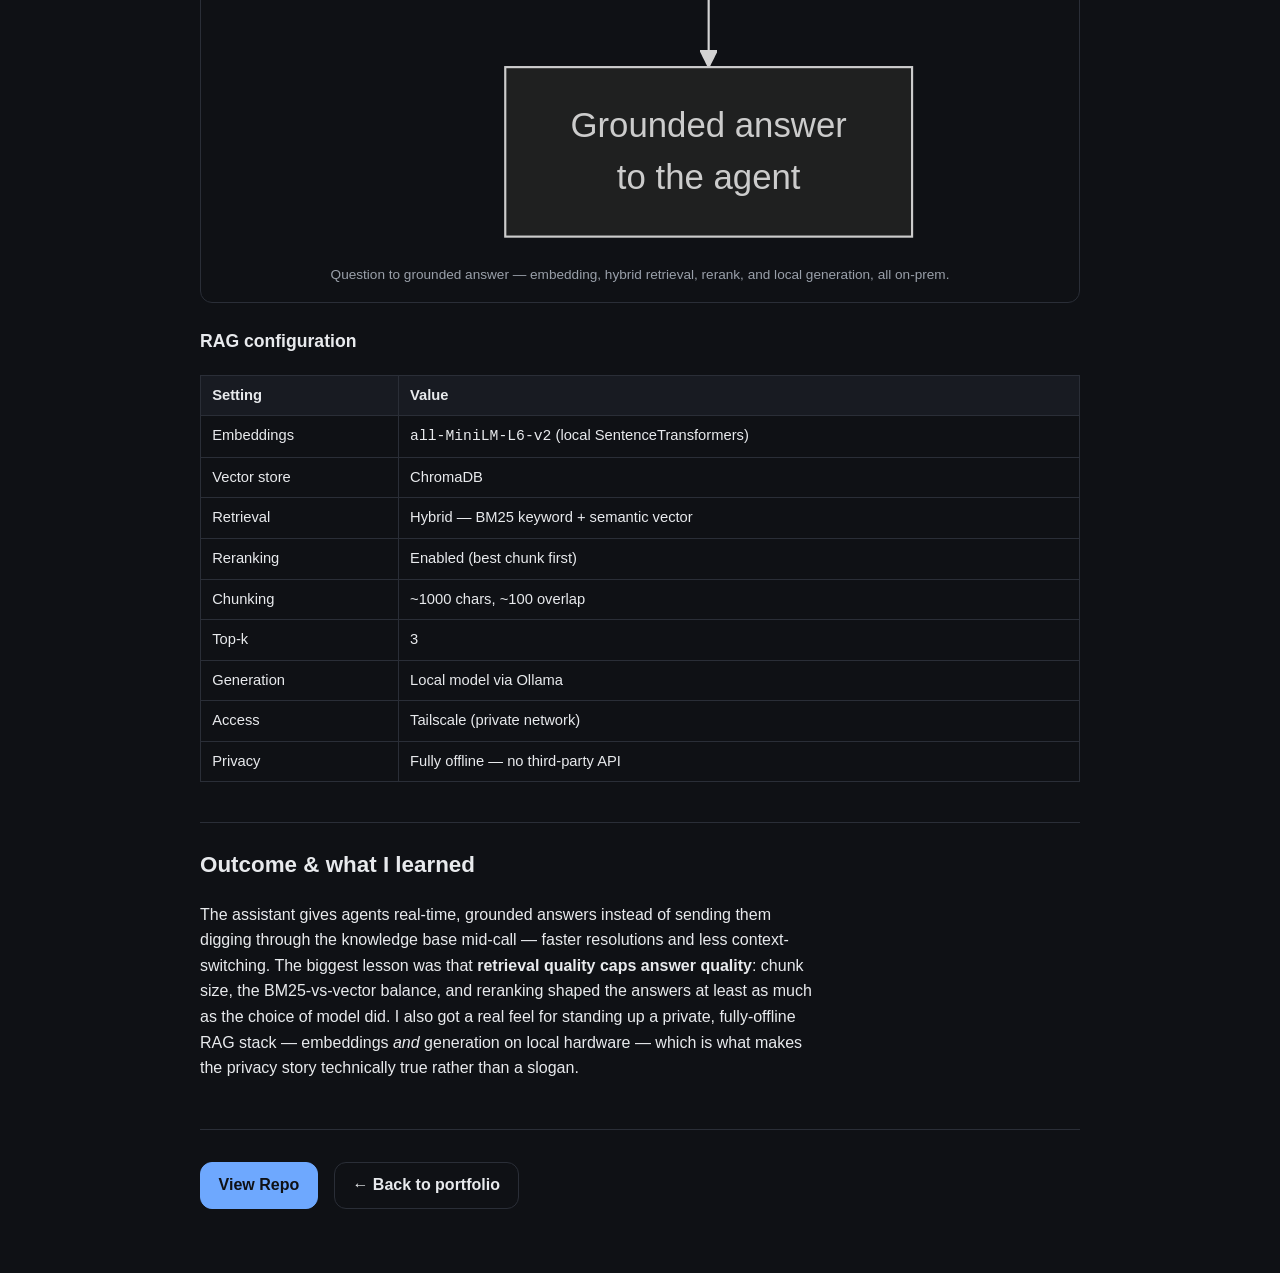
<file: projects/openweb-ui.html>
<!DOCTYPE html>
<html lang="en" data-theme="dark">
<head>
  <meta charset="UTF-8" />
  <meta name="viewport" content="width=device-width, initial-scale=1.0" />
  <title>Offline RAG Call-Center Assistant — Huy Nguyen</title>
  <meta name="description" content="A self-hosted, fully-offline AI assistant answering support agents from the internal knowledge base, using Open WebUI's hybrid-search RAG over a local Ollama model." />
  <link rel="icon" href="../assets/favicon.svg" type="image/svg+xml" />
  <link rel="stylesheet" href="../style.css" />
</head>
<body>
  <header class="nav subnav">
    <a class="nav__brand" href="../index.html#projects">← Portfolio</a>
    <nav class="nav__links">
      <a class="nav__resume" href="../HuyNguyen-Ai-Builder.pdf" download>Resume</a>
      <button id="theme-toggle" class="nav__theme" aria-label="Toggle color theme">◐</button>
    </nav>
  </header>

  <main id="top" class="case">
    <p class="case__eyebrow"><a href="../index.html#projects">Projects</a> / RAG Assistant</p>
    <h1>Offline RAG Call-Center Assistant</h1>
    <p class="case__subtitle">A self-hosted, fully-offline AI assistant that answers agents from the internal knowledge base — using Open WebUI's hybrid-search RAG over a local Ollama model.</p>
    <ul class="card__tags case__tags">
      <li>Open WebUI</li><li>Ollama</li><li>RAG</li><li>Docker</li><li>Tailscale</li>
    </ul>

    <h2>The problem</h2>
    <p>
      Support agents need fast, accurate answers from a large internal knowledge
      base while they're on a call. Hunting through wikis mid-conversation is slow,
      and a plain chatbot is worse than useless here — it will confidently invent
      organization-specific procedures that don't exist. Whatever I built had to be
      <strong>accurate, grounded in the real documentation, and private</strong>:
      call and account context can't be shipped off to a third-party cloud API.
    </p>

    <h2>Why I built it</h2>
    <p>
      I wanted an assistant that answers <em>from</em> the knowledge base rather than
      from a model's memory, runs <strong>entirely offline</strong> so sensitive
      context never leaves the network, and is reachable by agents over Tailscale
      from wherever they're working. Open WebUI plus a local Ollama model gave me a
      self-hosted stack that does exactly that — no external dependencies, no data
      leaving the building.
    </p>

    <h2>How it works</h2>
    <p>
      Open WebUI is the front-end and the RAG engine; Ollama runs the language model
      locally. The knowledge base is ingested into Open WebUI, where it's chunked,
      embedded, and stored in a vector database. When an agent asks a question, the
      system retrieves the most relevant chunks and feeds them to the model, which
      answers grounded in that retrieved context — and can point back to where the
      answer came from.
    </p>
    <p>
      The deliberate choice here was turning on <strong>hybrid search with
      reranking</strong> instead of plain vector search. Keyword (BM25) matching
      catches exact strings that semantic search glosses over — a specific NetID, an
      error code, a product name — while vector search catches paraphrased questions
      that don't share wording with the docs. A reranker then reorders the combined
      results so the single best chunk lands at the top of the prompt. In RAG, that
      "best chunk first" step is most of the battle.
    </p>

    <figure class="diagram">
      <img src="diagrams/openweb-rag.svg" alt="RAG flow: an agent's question comes in over Tailscale to Open WebUI; the query is embedded with all-MiniLM-L6-v2; hybrid BM25 plus vector retrieval queries the ChromaDB knowledge base; results are reranked to the top-3 chunks; a local Ollama model produces a grounded answer — all self-hosted and offline." />
      <figcaption>Question to grounded answer — embedding, hybrid retrieval, rerank, and local generation, all on-prem.</figcaption>
    </figure>

    <h3>RAG configuration</h3>
    <table>
      <thead><tr><th>Setting</th><th>Value</th></tr></thead>
      <tbody>
        <tr><td>Embeddings</td><td><code>all-MiniLM-L6-v2</code> (local SentenceTransformers)</td></tr>
        <tr><td>Vector store</td><td>ChromaDB</td></tr>
        <tr><td>Retrieval</td><td>Hybrid — BM25 keyword + semantic vector</td></tr>
        <tr><td>Reranking</td><td>Enabled (best chunk first)</td></tr>
        <tr><td>Chunking</td><td>~1000 chars, ~100 overlap</td></tr>
        <tr><td>Top-k</td><td>3</td></tr>
        <tr><td>Generation</td><td>Local model via Ollama</td></tr>
        <tr><td>Access</td><td>Tailscale (private network)</td></tr>
        <tr><td>Privacy</td><td>Fully offline — no third-party API</td></tr>
      </tbody>
    </table>

    <h2>Outcome &amp; what I learned</h2>
    <p>
      The assistant gives agents real-time, grounded answers instead of sending them
      digging through the knowledge base mid-call — faster resolutions and less
      context-switching. The biggest lesson was that <strong>retrieval quality caps
      answer quality</strong>: chunk size, the BM25-vs-vector balance, and reranking
      shaped the answers at least as much as the choice of model did. I also got a
      real feel for standing up a private, fully-offline RAG stack — embeddings
      <em>and</em> generation on local hardware — which is what makes the privacy
      story technically true rather than a slogan.
    </p>

    <footer class="case__foot">
      <a class="btn btn--primary" href="https://github.com/hiiamhuy/offline-rag-assistant">View Repo</a>
      <a class="btn" href="../index.html#projects">← Back to portfolio</a>
    </footer>
  </main>

  <script src="../main.js"></script>
</body>
</html>
</file>
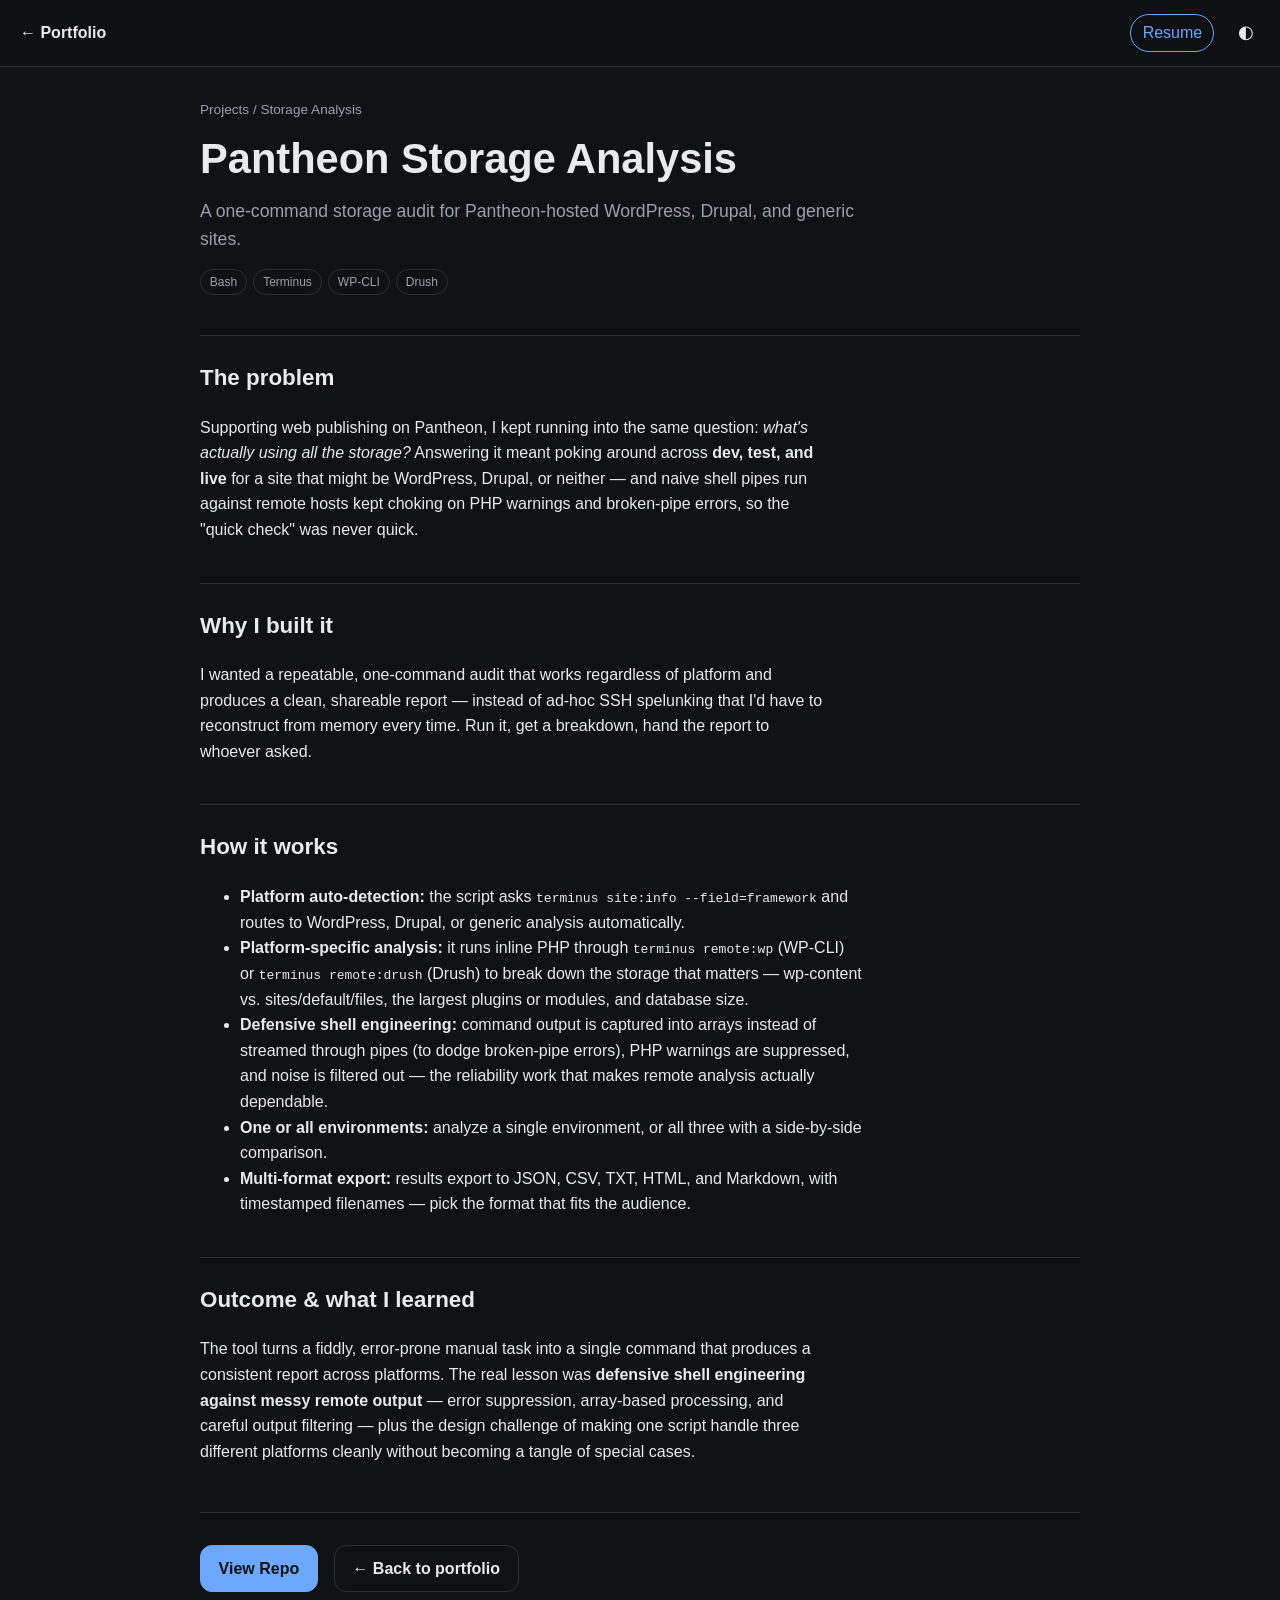
<file: projects/pantheon-storage.html>
<!DOCTYPE html>
<html lang="en" data-theme="dark">
<head>
  <meta charset="UTF-8" />
  <meta name="viewport" content="width=device-width, initial-scale=1.0" />
  <title>Pantheon Storage Analysis — Huy Nguyen</title>
  <meta name="description" content="A one-command storage audit for Pantheon-hosted WordPress, Drupal, and generic sites, with multi-format export." />
  <link rel="icon" href="../assets/favicon.svg" type="image/svg+xml" />
  <link rel="stylesheet" href="../style.css" />
</head>
<body>
  <header class="nav subnav">
    <a class="nav__brand" href="../index.html#projects">← Portfolio</a>
    <nav class="nav__links">
      <a class="nav__resume" href="../HuyNguyen-Ai-Builder.pdf" download>Resume</a>
      <button id="theme-toggle" class="nav__theme" aria-label="Toggle color theme">◐</button>
    </nav>
  </header>

  <main id="top" class="case">
    <p class="case__eyebrow"><a href="../index.html#projects">Projects</a> / Storage Analysis</p>
    <h1>Pantheon Storage Analysis</h1>
    <p class="case__subtitle">A one-command storage audit for Pantheon-hosted WordPress, Drupal, and generic sites.</p>
    <ul class="card__tags case__tags">
      <li>Bash</li><li>Terminus</li><li>WP-CLI</li><li>Drush</li>
    </ul>

    <h2>The problem</h2>
    <p>
      Supporting web publishing on Pantheon, I kept running into the same question:
      <em>what's actually using all the storage?</em> Answering it meant poking around
      across <strong>dev, test, and live</strong> for a site that might be WordPress,
      Drupal, or neither — and naive shell pipes run against remote hosts kept choking
      on PHP warnings and broken-pipe errors, so the "quick check" was never quick.
    </p>

    <h2>Why I built it</h2>
    <p>
      I wanted a repeatable, one-command audit that works regardless of platform and
      produces a clean, shareable report — instead of ad-hoc SSH spelunking that I'd
      have to reconstruct from memory every time. Run it, get a breakdown, hand the
      report to whoever asked.
    </p>

    <h2>How it works</h2>
    <ul>
      <li><strong>Platform auto-detection:</strong> the script asks <code>terminus site:info --field=framework</code> and routes to WordPress, Drupal, or generic analysis automatically.</li>
      <li><strong>Platform-specific analysis:</strong> it runs inline PHP through <code>terminus remote:wp</code> (WP-CLI) or <code>terminus remote:drush</code> (Drush) to break down the storage that matters — wp-content vs. sites/default/files, the largest plugins or modules, and database size.</li>
      <li><strong>Defensive shell engineering:</strong> command output is captured into arrays instead of streamed through pipes (to dodge broken-pipe errors), PHP warnings are suppressed, and noise is filtered out — the reliability work that makes remote analysis actually dependable.</li>
      <li><strong>One or all environments:</strong> analyze a single environment, or all three with a side-by-side comparison.</li>
      <li><strong>Multi-format export:</strong> results export to JSON, CSV, TXT, HTML, and Markdown, with timestamped filenames — pick the format that fits the audience.</li>
    </ul>

    <h2>Outcome &amp; what I learned</h2>
    <p>
      The tool turns a fiddly, error-prone manual task into a single command that
      produces a consistent report across platforms. The real lesson was
      <strong>defensive shell engineering against messy remote output</strong> — error
      suppression, array-based processing, and careful output filtering — plus the
      design challenge of making one script handle three different platforms cleanly
      without becoming a tangle of special cases.
    </p>

    <footer class="case__foot">
      <a class="btn btn--primary" href="https://github.com/hiiamhuy/storage-analysis">View Repo</a>
      <a class="btn" href="../index.html#projects">← Back to portfolio</a>
    </footer>
  </main>

  <script src="../main.js"></script>
</body>
</html>
</file>
<file: style.css>
:root {
  --max-width: 920px;
  --accent: #6ea8fe;
  --radius: 12px;
  --gap: 1.5rem;
  font-family: -apple-system, BlinkMacSystemFont, "Segoe UI", Roboto, Helvetica, Arial, sans-serif;
}

html[data-theme="dark"] {
  --bg: #0f1115;
  --surface: #181b22;
  --text: #e8eaed;
  --muted: #9aa0aa;
  --border: #2a2e37;
}
html[data-theme="light"] {
  --bg: #ffffff;
  --surface: #f5f6f8;
  --text: #1a1d22;
  --muted: #5b616b;
  --border: #e2e5ea;
}

* { box-sizing: border-box; }
body {
  margin: 0;
  background: var(--bg);
  color: var(--text);
  line-height: 1.6;
}
a { color: var(--accent); text-decoration: none; }
a:hover { text-decoration: underline; }

/* NAV */
.nav {
  position: sticky; top: 0; z-index: 10;
  display: flex; justify-content: space-between; align-items: center;
  padding: 0.9rem 1.25rem;
  background: color-mix(in srgb, var(--bg) 85%, transparent);
  backdrop-filter: blur(8px);
  border-bottom: 1px solid var(--border);
}
.nav__brand { font-weight: 700; color: var(--text); }
.nav__links { display: flex; align-items: center; gap: 1.1rem; }
.nav__resume { border: 1px solid var(--accent); padding: 0.3rem 0.7rem; border-radius: 999px; }
.nav__theme { background: none; border: none; color: var(--text); font-size: 1.1rem; cursor: pointer; }

/* LAYOUT */
main, .footer { max-width: var(--max-width); margin: 0 auto; padding: 0 1.25rem; }
section { padding: 4rem 0 2rem; }
.section__title { font-size: 1.5rem; margin-bottom: 1.25rem; }

/* HERO */
.hero { padding-top: 5rem; }
.hero__eyebrow { color: var(--muted); margin: 0; }
.hero__name { font-size: clamp(2.2rem, 6vw, 3.5rem); margin: 0.2rem 0; }
.hero__title { font-size: 1.3rem; color: var(--accent); margin: 0; }
.hero__tagline { color: var(--muted); max-width: 40ch; }
.hero__actions { display: flex; gap: 0.8rem; margin: 1.5rem 0; flex-wrap: wrap; }
.hero__links { display: flex; gap: 1.2rem; list-style: none; padding: 0; }

.btn {
  display: inline-block; padding: 0.6rem 1.1rem; border-radius: var(--radius);
  border: 1px solid var(--border); color: var(--text); font-weight: 600;
}
.btn:hover { text-decoration: none; border-color: var(--accent); }
.btn--primary { background: var(--accent); color: #0f1115; border-color: var(--accent); }

/* PROJECTS */
.projects__grid {
  display: grid; gap: var(--gap);
  grid-template-columns: repeat(auto-fill, minmax(260px, 1fr));
}
.card {
  background: var(--surface); border: 1px solid var(--border);
  border-radius: var(--radius); overflow: hidden;
  display: flex; flex-direction: column; transition: transform .15s ease, border-color .15s ease;
}
.card:hover { transform: translateY(-3px); border-color: var(--accent); }
.card__media img { width: 100%; aspect-ratio: 16/9; object-fit: cover; display: block; background: var(--border); }
.card__body { padding: 1rem; display: flex; flex-direction: column; gap: 0.6rem; flex: 1; }
.card__title { margin: 0; }
.card__desc { color: var(--muted); margin: 0; flex: 1; }
.card__tags { display: flex; flex-wrap: wrap; gap: 0.4rem; list-style: none; padding: 0; margin: 0; }
.card__tags li { font-size: 0.75rem; padding: 0.15rem 0.55rem; border: 1px solid var(--border); border-radius: 999px; color: var(--muted); }
.card__links { display: flex; gap: 1rem; }

/* SKILLS */
.skills__groups { display: grid; gap: var(--gap); grid-template-columns: repeat(auto-fit, minmax(180px, 1fr)); }
.skills__group ul { list-style: none; padding: 0; color: var(--muted); }
.skills__group h3 { margin-bottom: 0.5rem; }

/* FOOTER */
.footer { padding: 3rem 1.25rem 4rem; border-top: 1px solid var(--border); margin-top: 3rem; }
.footer__links { display: flex; flex-wrap: wrap; gap: 1.2rem; list-style: none; padding: 0; }
.footer__note { color: var(--muted); font-size: 0.85rem; }

@media (max-width: 520px) {
  .nav__links { gap: 0.7rem; font-size: 0.9rem; }
}

/* EXPERIENCE */
.timeline { display: flex; flex-direction: column; gap: 1.5rem; }
.timeline__item { border-left: 2px solid var(--border); padding-left: 1.1rem; }
.timeline__head { display: flex; flex-wrap: wrap; justify-content: space-between; align-items: baseline; gap: 0.3rem; }
.timeline__role { margin: 0; font-size: 1.05rem; }
.timeline__org { color: var(--accent); }
.timeline__dates { color: var(--muted); font-size: 0.85rem; white-space: nowrap; }
.timeline__points { margin: 0.4rem 0 0; padding-left: 1.1rem; color: var(--muted); }
.timeline__earlier { color: var(--muted); font-size: 0.9rem; margin-top: 0.5rem; }

/* CARD BANNER (placeholder until real screenshots are added) */
.card__media {
  aspect-ratio: 16 / 9; display: flex; align-items: flex-end; padding: 0.8rem;
  background: linear-gradient(135deg, color-mix(in srgb, var(--accent) 35%, var(--surface)), var(--surface));
}
.card__media span { font-weight: 700; color: var(--text); font-size: 0.95rem; }

/* ALSO BUILT */
.also__list { list-style: none; padding: 0; margin: 0; display: grid; gap: 0.8rem; }
.also__list li { color: var(--muted); padding-left: 1.2rem; position: relative; }
.also__list li::before { content: "\25B9"; position: absolute; left: 0; color: var(--accent); }
.also__list strong { color: var(--text); font-weight: 600; }

/* CASE STUDY PAGES */
.subnav .nav__brand { font-weight: 600; }
.case { padding-top: 2rem; padding-bottom: 4rem; }
.case__eyebrow { color: var(--muted); font-size: 0.85rem; margin: 0; }
.case__eyebrow a { color: var(--muted); }
.case h1 { font-size: clamp(1.8rem, 5vw, 2.6rem); margin: 0.3rem 0; }
.case__subtitle { color: var(--muted); font-size: 1.1rem; max-width: 65ch; margin: 0.2rem 0 0; }
.case__tags { margin: 1rem 0 2rem; }
.case h2 { font-size: 1.4rem; margin-top: 2.5rem; border-top: 1px solid var(--border); padding-top: 1.5rem; }
.case h3 { font-size: 1.1rem; margin-top: 1.5rem; }
.case p, .case li { max-width: 70ch; }
.case table { width: 100%; border-collapse: collapse; margin: 1.25rem 0; font-size: 0.92rem; }
.case th, .case td { border: 1px solid var(--border); padding: 0.5rem 0.7rem; text-align: left; vertical-align: top; }
.case th { background: var(--surface); }
.diagram { background: #0f1115; border: 1px solid var(--border); border-radius: var(--radius); padding: 1rem; margin: 1.5rem 0; overflow-x: auto; }
.diagram img { max-width: 100%; height: auto; display: block; margin: 0 auto; }
.diagram figcaption { color: var(--muted); font-size: 0.85rem; text-align: center; margin-top: 0.6rem; }
.case__placeholder { border: 1px dashed var(--border); border-radius: var(--radius); padding: 1rem 1.2rem; color: var(--muted); background: var(--surface); margin: 1.5rem 0; }
.case__foot { display: flex; gap: 1rem; flex-wrap: wrap; margin-top: 3rem; border-top: 1px solid var(--border); padding-top: 2rem; }
.case__ack { color: var(--muted); font-size: 0.85rem; font-style: italic; margin-top: 2rem; }
</file>
